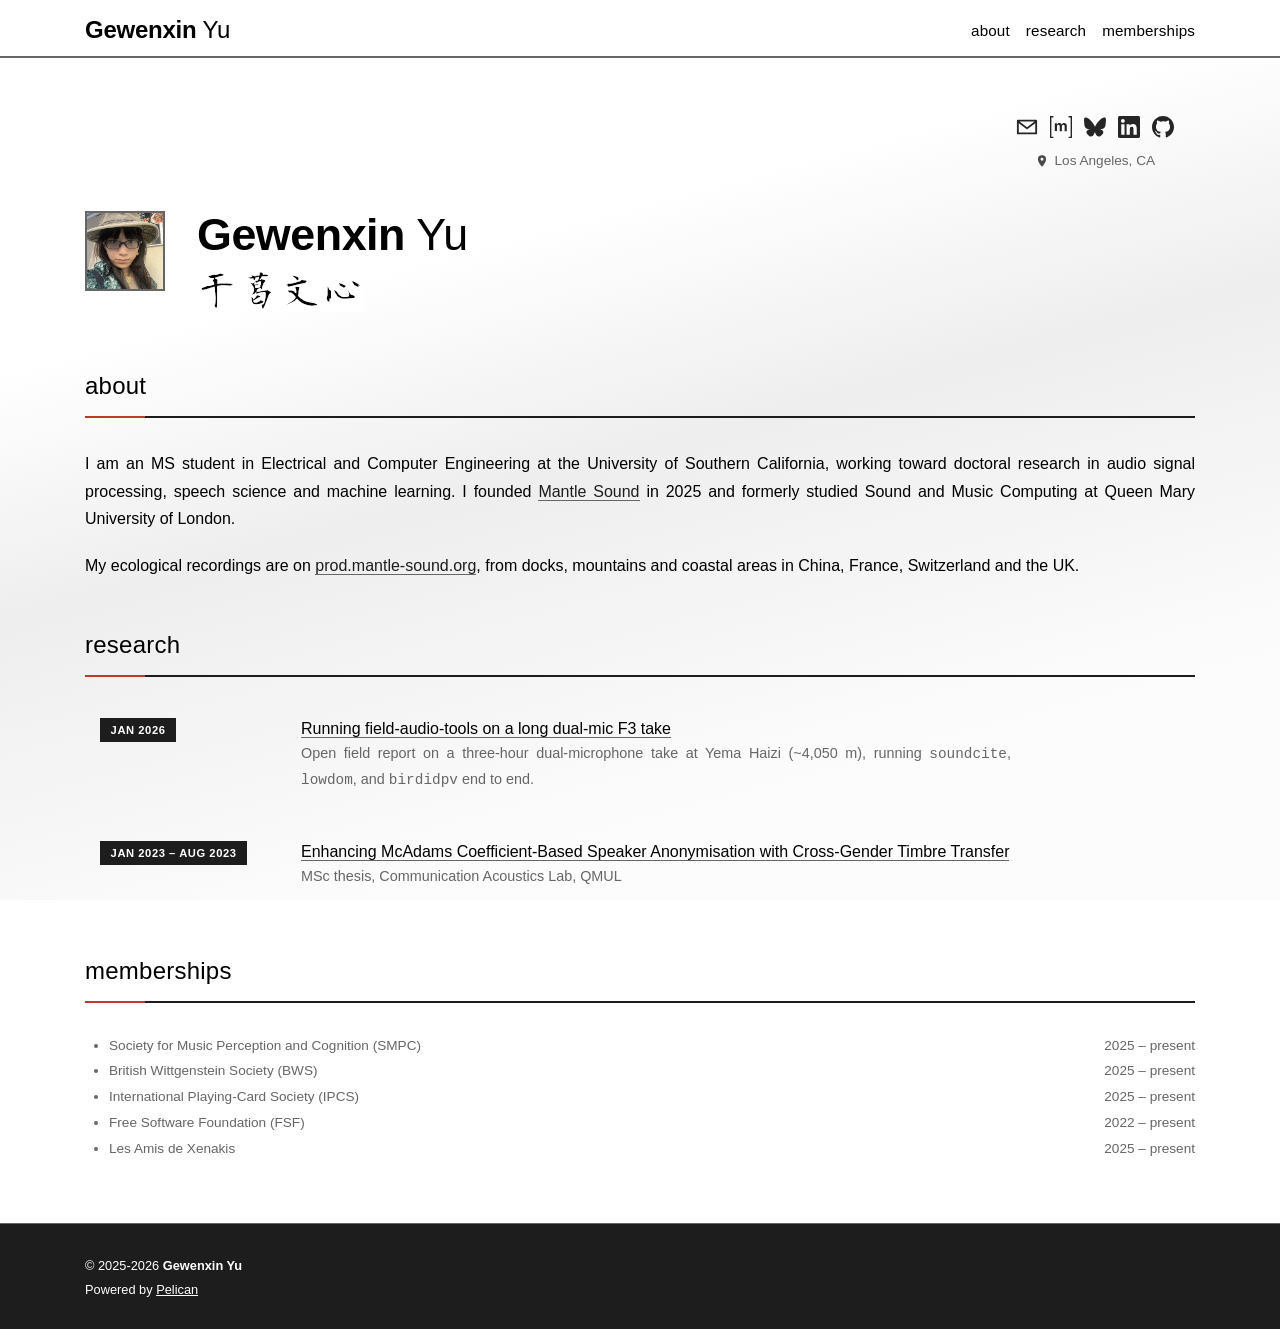
<file: index.html>
<!DOCTYPE html>
<html lang="en">
  <head>
    <meta charset="utf-8">
    <meta name="viewport" content="width=device-width, initial-scale=1, shrink-to-fit=no">
    <meta http-equiv="X-UA-Compatible" content="IE=edge">
    <title>Gewenxin Yu</title>
    <meta name="author" content="Gewenxin Yu">
    <meta name="description" content="Gewenxin Yu — M.S. ECE @ USC. Speech and audio ML, bioacoustics, neural codecs, and alpine field recording. Founder, Mantle Sound.">

    <meta property="og:site_name" content="Gewenxin Yu">
    <meta property="og:type" content="website">
    <meta property="og:title" content="Gewenxin Yu">
    <meta property="og:description" content="Gewenxin Yu — M.S. ECE @ USC. Speech and audio ML, bioacoustics, neural codecs, and alpine field recording. Founder, Mantle Sound.">
    <meta property="og:url" content="https://transcendental-electroacoustic.xyz/">

    <meta name="twitter:card" content="summary">
    <meta name="twitter:title" content="Gewenxin Yu">
    <meta name="twitter:description" content="Gewenxin Yu — M.S. ECE @ USC. Speech and audio ML, bioacoustics, neural codecs, and alpine field recording. Founder, Mantle Sound.">

    <link rel="icon" type="image/x-icon" href="/css/favicon.ico">
    <link rel="stylesheet" href="/css/style.css">
  </head>
  <body class="fixed-top-nav">
<header>
  <nav id="navbar" class="navbar">
    <div class="container">
      <a class="navbar-brand" href="https://transcendental-electroacoustic.xyz/">
        <span class="font-weight-bold">Gewenxin</span> Yu
      </a>

      <button class="navbar-toggler" type="button" onclick="toggleNavbar()" aria-label="Toggle navigation">
        <span class="icon-bar"></span>
        <span class="icon-bar"></span>
        <span class="icon-bar"></span>
      </button>

      <ul class="navbar-nav" id="navbarNav">
        <li class="nav-item"><a class="nav-link" href="https://transcendental-electroacoustic.xyz/#about">about</a></li>
        <li class="nav-item"><a class="nav-link" href="https://transcendental-electroacoustic.xyz/#research">research</a></li>
        <li class="nav-item"><a class="nav-link" href="https://transcendental-electroacoustic.xyz/#mem">memberships</a></li>
      </ul>
    </div>
  </nav>

  <progress id="progress" value="0">
    <span class="progress-bar"></span>
  </progress>
</header>
    <div class="container mt-5">
      <div class="post">
<div class="profile float-right">
  <div class="address">
    <div class="profile-links">
      <a href="mailto:gewenxin.yu@proton.me"   aria-label="Email">
        <img src="/css/email.svg" alt="Email" class="profile-icon">
      </a>
      <a href="https://matrix.to/#/@g.yu:magdeburg.jetzt" target="_blank" rel="noopener noreferrer" aria-label="Matrix">
        <img src="/css/matrix.svg" alt="Matrix" class="profile-icon">
      </a>
      <a href="https://bsky.app/profile/gewenxin.bsky.social" target="_blank" rel="noopener noreferrer" aria-label="Bluesky">
        <img src="/css/bluesky.svg" alt="Bluesky" class="profile-icon">
      </a>
      <a href="https://www.linkedin.com/in/gewenxin-yu/" target="_blank" rel="noopener noreferrer" aria-label="LinkedIn">
        <img src="/css/linkedin.svg" alt="LinkedIn" class="profile-icon">
      </a>
      <a href="https://github.com/ST-48-1240162" target="_blank" rel="noopener noreferrer" aria-label="GitHub">
        <img src="/css/github.svg" alt="GitHub" class="profile-icon">
      </a>
    </div>
    <p class="location"><img src="/css/location.svg" alt="" class="location-icon">Los Angeles, CA</p>
  </div>
</div>

<div class="hero-section">
  <div class="hero-content">
    <img src="/images/profile.jpg" alt="Gewenxin Yu" class="hero-photo">
    <div class="hero-text">
      <h1><span class="font-weight-bold">Gewenxin</span> Yu</h1>
      <img src="/images/full-name.png" alt="中文名" class="chinese-name">
      <p class="location location-hero"><img src="/css/location.svg" alt="" class="location-icon">Los Angeles, CA</p>
    </div>
  </div>
</div>

<h2><span id="about">about</span></h2>
<p>I am an MS student in Electrical and Computer Engineering at the University of Southern California, working toward doctoral research in audio signal processing, speech science and machine learning. I founded <a href="https://mantle-sound.org/">Mantle Sound</a> in 2025 and formerly studied Sound and Music Computing at Queen Mary University of London.</p>
<p>My ecological recordings are on <a href="https://prod.mantle-sound.org/" target="_blank" rel="noopener noreferrer">prod.mantle-sound.org</a>, from docks, mountains and coastal areas in China, France, Switzerland and the UK.</p>

<h2><span id="research">research</span></h2>
<div class="news">
  <div class="table-row">
    <div class="col-sm-2 abbr"><abbr class="badge">Jan 2026</abbr></div>
    <div class="col-sm-8">
      <a href="https://mantle-sound.org/software/running-field-audio-tools-on-a-long-f3-take/" class="title" target="_blank" rel="noopener noreferrer">Running field-audio-tools on a long dual-mic F3 take</a>
      <p class="description">Open field report on a three-hour dual-microphone take at Yema Haizi (~4,050 m), running <code>soundcite</code>, <code>lowdom</code>, and <code>birdidpv</code> end to end.</p>
      <div class="project-links">
      </div>
    </div>
  </div>
  <div class="table-row">
    <div class="col-sm-2 abbr"><abbr class="badge">Jan 2023 – Aug 2023</abbr></div>
    <div class="col-sm-8">
      <a href="/research/tt.html" class="title">Enhancing McAdams Coefficient-Based Speaker Anonymisation with Cross-Gender Timbre Transfer</a>
      <p class="description">MSc thesis, Communication Acoustics Lab, QMUL</p>
      <div class="project-links">
      </div>
    </div>
  </div>
</div>

<h2><span id="mem">memberships</span></h2>
<ul class="memberships-list">
  <li class="membership-item">Society for Music Perception and Cognition (SMPC)<span class="membership-dates">2025 – present</span></li>
  <li class="membership-item">British Wittgenstein Society (BWS)<span class="membership-dates">2025 – present</span></li>
  <li class="membership-item">International Playing-Card Society (IPCS)<span class="membership-dates">2025 – present</span></li>
  <li class="membership-item">Free Software Foundation (FSF)<span class="membership-dates">2022 – present</span></li>
  <li class="membership-item">Les Amis de Xenakis<span class="membership-dates">2025 – present</span></li>
</ul>
      </div>
    </div>

<footer class="site-footer">
  <div class="container">
    <div class="footer-content">
      <div class="footer-text">
        <p>&copy; 2025-2026 <strong>Gewenxin Yu</strong></p>
        <p>Powered by <a href="https://getpelican.com/" target="_blank" rel="noopener noreferrer">Pelican</a></p>
      </div>
    </div>
  </div>
</footer>    <script src="/js/common.js"></script>
  </body>
</html>
</file>
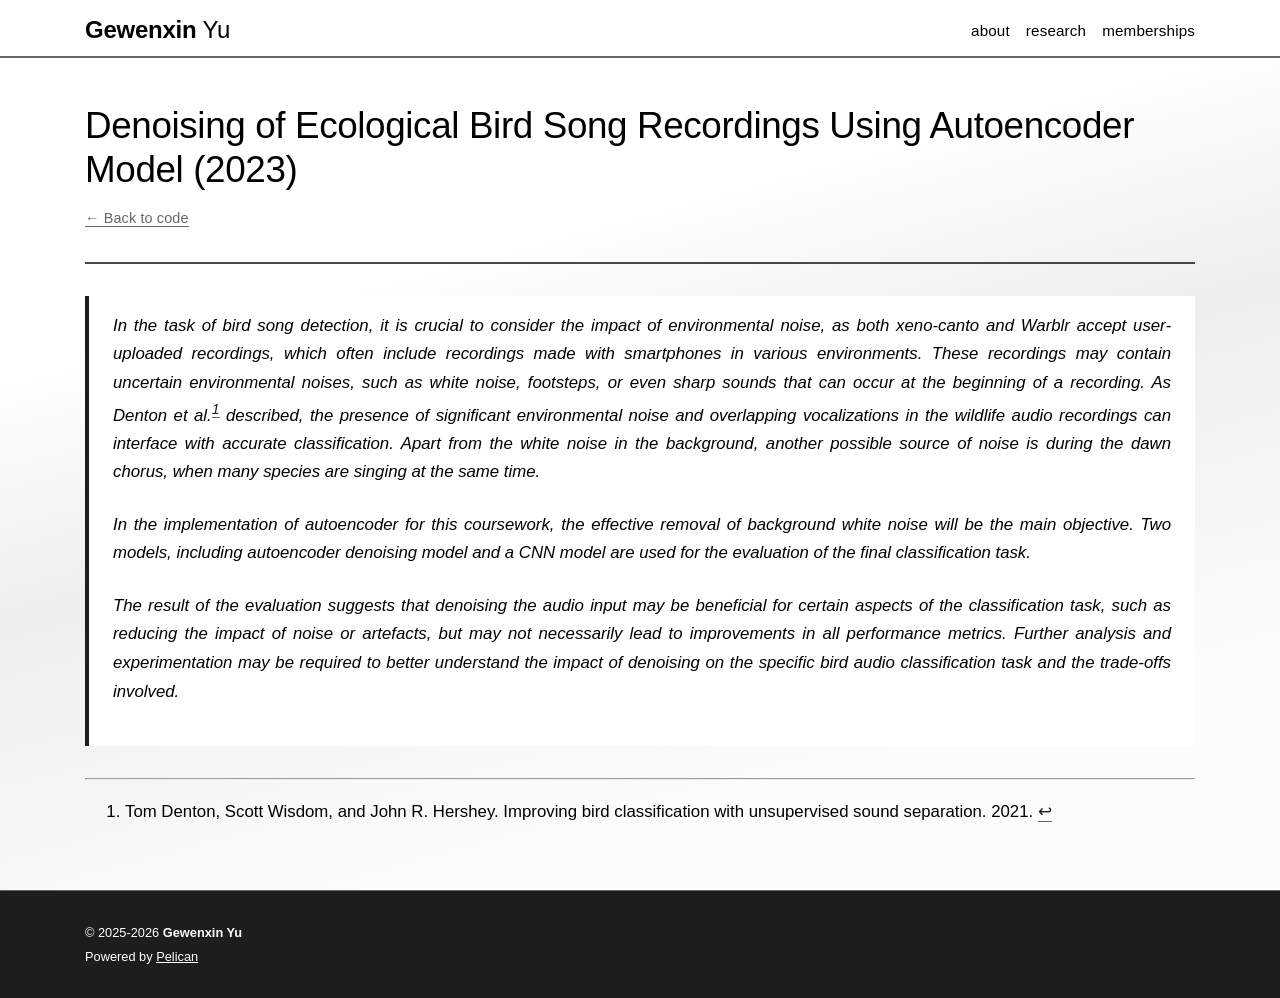
<file: code/denoising.html>
<!DOCTYPE html>
<html lang="en">
  <head>
    <meta charset="utf-8">
    <meta name="viewport" content="width=device-width, initial-scale=1, shrink-to-fit=no">
    <meta http-equiv="X-UA-Compatible" content="IE=edge">
    <title>Denoising of Ecological Bird Song Recordings Using Autoencoder Model (2023) | Gewenxin Yu</title>
    <meta name="author" content="Gewenxin Yu">
    <meta name="description" content="Academic research and electroacoustic music by Gewenxin Yu">

    <meta property="og:site_name" content="Gewenxin Yu">
    <meta property="og:type" content="article">
    <meta property="og:title" content="Denoising of Ecological Bird Song Recordings Using Autoencoder Model (2023) | Gewenxin Yu">
    <meta property="og:description" content="Academic research and electroacoustic music by Gewenxin Yu">
    <meta property="og:url" content="https://transcendental-electroacoustic.xyz/code/denoising.html">

    <meta name="twitter:card" content="summary">
    <meta name="twitter:title" content="Denoising of Ecological Bird Song Recordings Using Autoencoder Model (2023) | Gewenxin Yu">
    <meta name="twitter:description" content="Academic research and electroacoustic music by Gewenxin Yu">

    <link rel="icon" type="image/x-icon" href="/css/favicon.ico">
    <link rel="stylesheet" href="/css/style.css">
  </head>
  <body class="fixed-top-nav">
<header>
  <nav id="navbar" class="navbar">
    <div class="container">
      <a class="navbar-brand" href="https://transcendental-electroacoustic.xyz/">
        <span class="font-weight-bold">Gewenxin</span> Yu
      </a>

      <button class="navbar-toggler" type="button" onclick="toggleNavbar()" aria-label="Toggle navigation">
        <span class="icon-bar"></span>
        <span class="icon-bar"></span>
        <span class="icon-bar"></span>
      </button>

      <ul class="navbar-nav" id="navbarNav">
        <li class="nav-item"><a class="nav-link" href="https://transcendental-electroacoustic.xyz/#about">about</a></li>
        <li class="nav-item"><a class="nav-link" href="https://transcendental-electroacoustic.xyz/#research">research</a></li>
        <li class="nav-item"><a class="nav-link" href="https://transcendental-electroacoustic.xyz/#mem">memberships</a></li>
      </ul>
    </div>
  </nav>

  <progress id="progress" value="0">
    <span class="progress-bar"></span>
  </progress>
</header>
    <div class="container mt-5">
      <div class="post">
<header class="post-header">
  <h1 class="post-title">
    Denoising of Ecological Bird Song Recordings Using Autoencoder Model (2023)
  </h1>
</header>

<div class="post-meta">
  <div class="project-links">
  </div>
  <nav class="post-nav">
    <a href="/#code" class="back-link">← Back to code</a>
  </nav>
</div>
<hr class="post-divider">

<article class="post-content">
  <blockquote>
<p>In the task of bird song detection, it is crucial to consider the impact of environmental noise, as both xeno-canto and Warblr accept user-uploaded recordings, which often include recordings made with smartphones in various environments. These recordings may contain uncertain environmental noises, such as white noise, footsteps, or even sharp sounds that can occur at the beginning of a recording. As Denton et al.<sup id="fnref:1"><a class="footnote-ref" href="#fn:1">1</a></sup> described, the presence of significant environmental noise and overlapping vocalizations in the wildlife audio recordings can interface with accurate classification. Apart from the white noise in the background, another possible source of noise is during the dawn chorus, when many species are singing at the same time.</p>
<p>In the implementation of autoencoder for this coursework, the effective removal of background white noise will be the main objective. Two models, including autoencoder denoising model and a CNN model are used for the evaluation of the final classification task. </p>
<p>The result of the evaluation suggests that denoising the audio input may be beneficial for certain aspects of the classification task, such as reducing the impact of noise or artefacts, but may not necessarily lead to improvements in all performance metrics. Further analysis and experimentation may be required to better understand the impact of denoising on the specific bird audio classification task and the trade-offs involved.</p>
</blockquote>
<div class="footnote">
<hr>
<ol>
<li id="fn:1">
<p>Tom Denton, Scott Wisdom, and John R. Hershey. Improving bird classification with unsupervised sound separation. 2021.&#160;<a class="footnote-backref" href="#fnref:1" title="Jump back to footnote 1 in the text">&#8617;</a></p>
</li>
</ol>
</div>
</article>
      </div>
    </div>

<footer class="site-footer">
  <div class="container">
    <div class="footer-content">
      <div class="footer-text">
        <p>&copy; 2025-2026 <strong>Gewenxin Yu</strong></p>
        <p>Powered by <a href="https://getpelican.com/" target="_blank" rel="noopener noreferrer">Pelican</a></p>
      </div>
    </div>
  </div>
</footer>    <script src="/js/common.js"></script>
  </body>
</html>
</file>
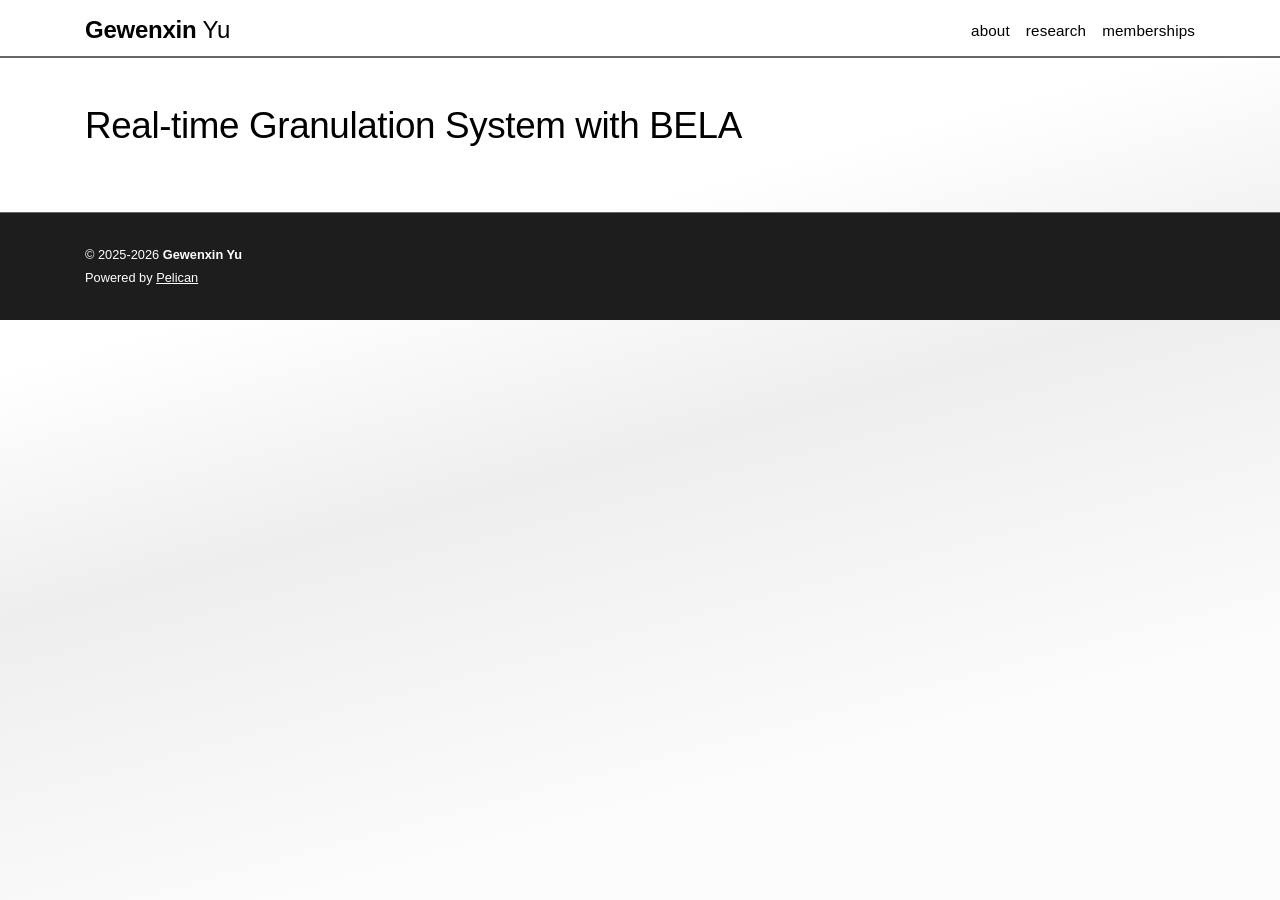
<file: code/granular.html>
<!DOCTYPE html>
<html lang="en">
  <head>
    <meta charset="utf-8">
    <meta name="viewport" content="width=device-width, initial-scale=1, shrink-to-fit=no">
    <meta http-equiv="X-UA-Compatible" content="IE=edge">
    <title>Real-time Granulation System with BELA | Gewenxin Yu</title>
    <meta name="author" content="Gewenxin Yu">
    <meta name="description" content="Academic research and electroacoustic music by Gewenxin Yu">

    <meta property="og:site_name" content="Gewenxin Yu">
    <meta property="og:type" content="article">
    <meta property="og:title" content="Real-time Granulation System with BELA | Gewenxin Yu">
    <meta property="og:description" content="Academic research and electroacoustic music by Gewenxin Yu">
    <meta property="og:url" content="https://transcendental-electroacoustic.xyz/code/granular.html">

    <meta name="twitter:card" content="summary">
    <meta name="twitter:title" content="Real-time Granulation System with BELA | Gewenxin Yu">
    <meta name="twitter:description" content="Academic research and electroacoustic music by Gewenxin Yu">

    <link rel="icon" type="image/x-icon" href="/css/favicon.ico">
    <link rel="stylesheet" href="/css/style.css">
  </head>
  <body class="fixed-top-nav">
<header>
  <nav id="navbar" class="navbar">
    <div class="container">
      <a class="navbar-brand" href="https://transcendental-electroacoustic.xyz/">
        <span class="font-weight-bold">Gewenxin</span> Yu
      </a>

      <button class="navbar-toggler" type="button" onclick="toggleNavbar()" aria-label="Toggle navigation">
        <span class="icon-bar"></span>
        <span class="icon-bar"></span>
        <span class="icon-bar"></span>
      </button>

      <ul class="navbar-nav" id="navbarNav">
        <li class="nav-item"><a class="nav-link" href="https://transcendental-electroacoustic.xyz/#about">about</a></li>
        <li class="nav-item"><a class="nav-link" href="https://transcendental-electroacoustic.xyz/#research">research</a></li>
        <li class="nav-item"><a class="nav-link" href="https://transcendental-electroacoustic.xyz/#mem">memberships</a></li>
      </ul>
    </div>
  </nav>

  <progress id="progress" value="0">
    <span class="progress-bar"></span>
  </progress>
</header>
    <div class="container mt-5">
      <div class="post">
<header class="post-header">
  <h1 class="post-title">
    Real-time Granulation System with BELA
  </h1>
</header>


<article class="post-content">
  
</article>
      </div>
    </div>

<footer class="site-footer">
  <div class="container">
    <div class="footer-content">
      <div class="footer-text">
        <p>&copy; 2025-2026 <strong>Gewenxin Yu</strong></p>
        <p>Powered by <a href="https://getpelican.com/" target="_blank" rel="noopener noreferrer">Pelican</a></p>
      </div>
    </div>
  </div>
</footer>    <script src="/js/common.js"></script>
  </body>
</html>
</file>
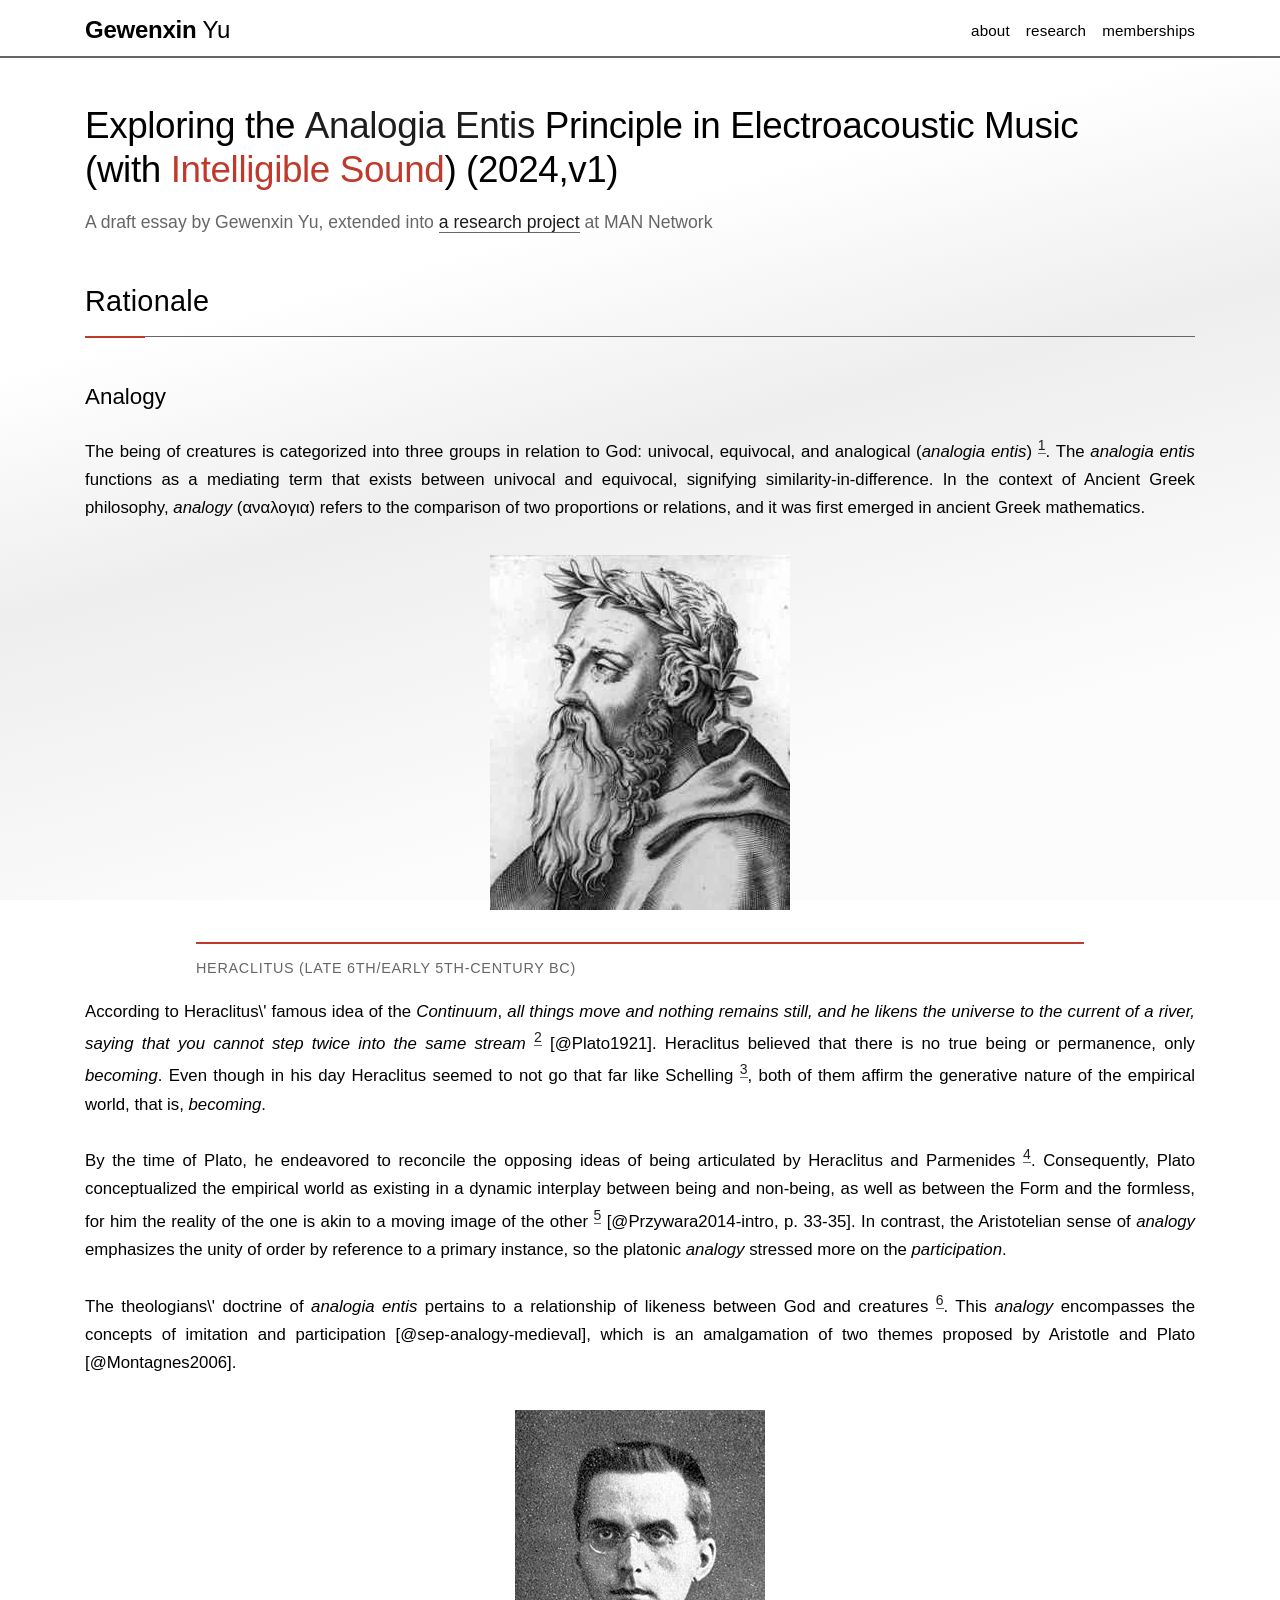
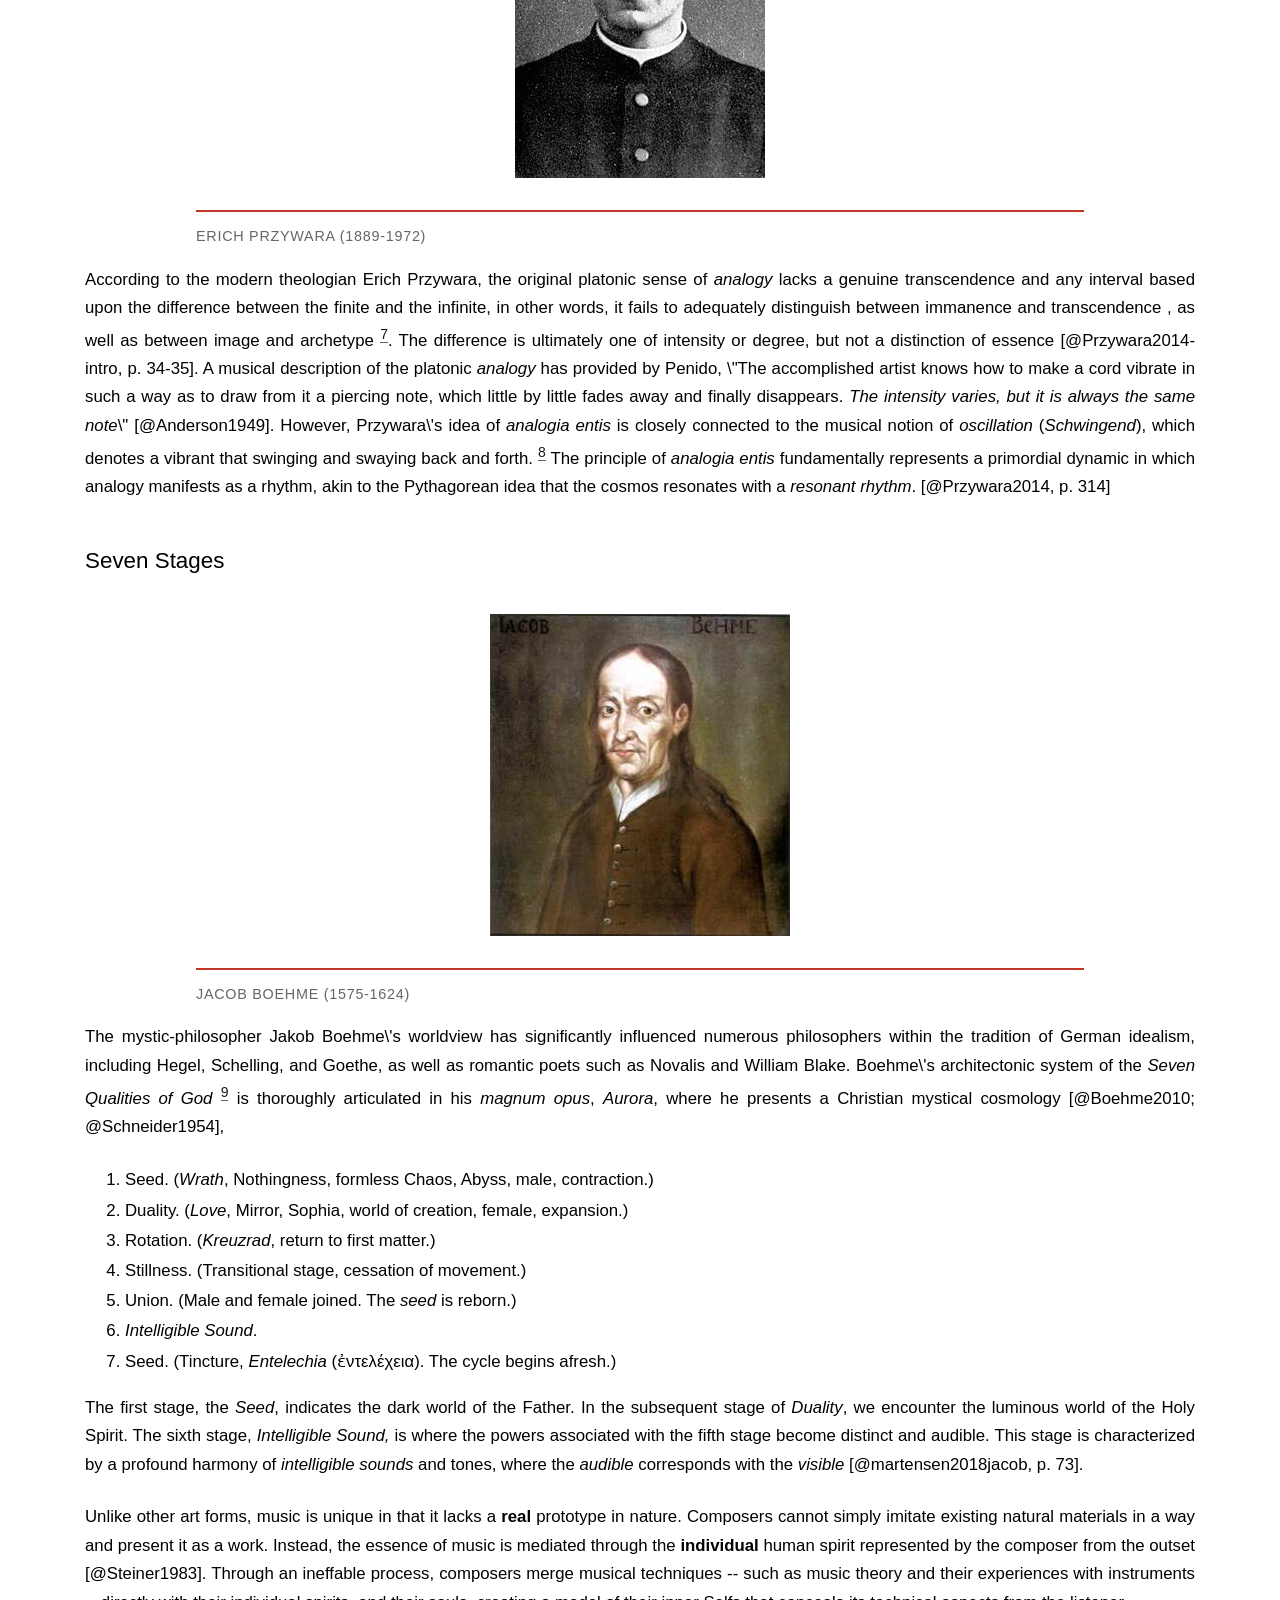
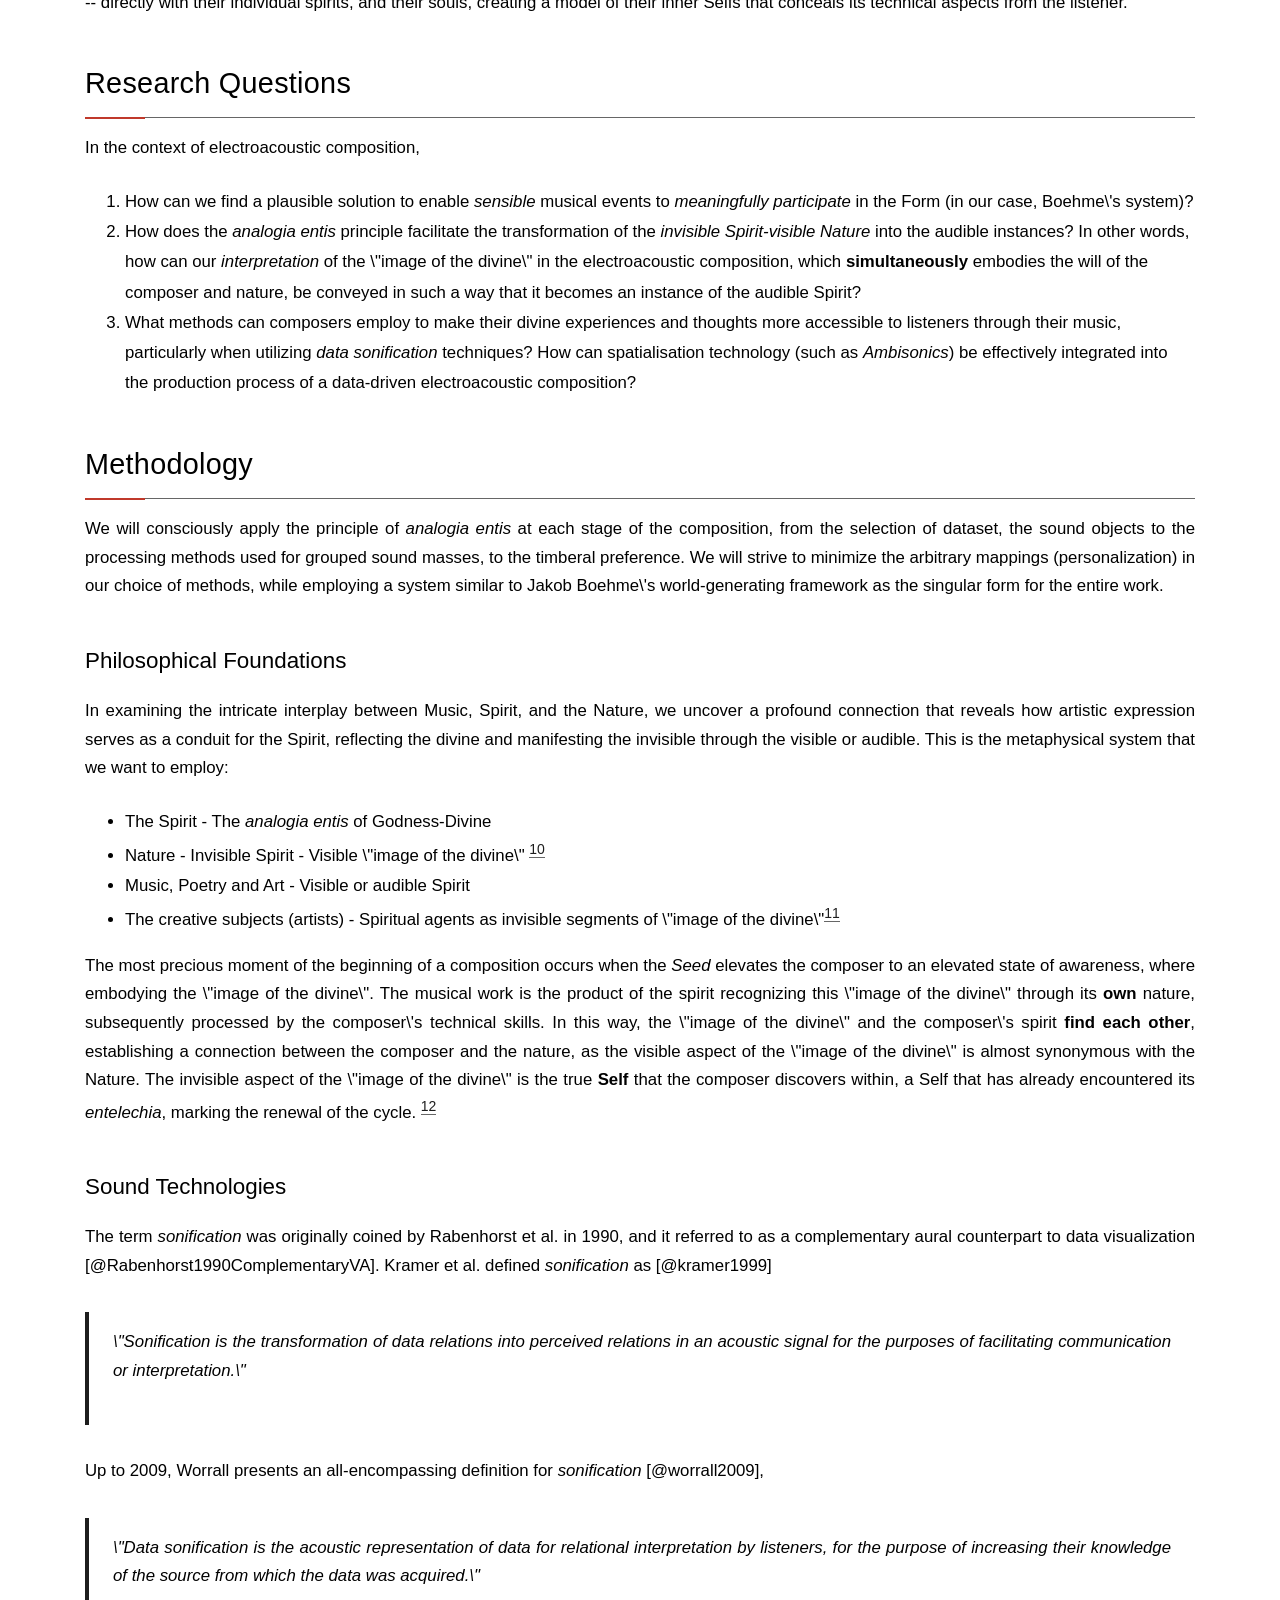
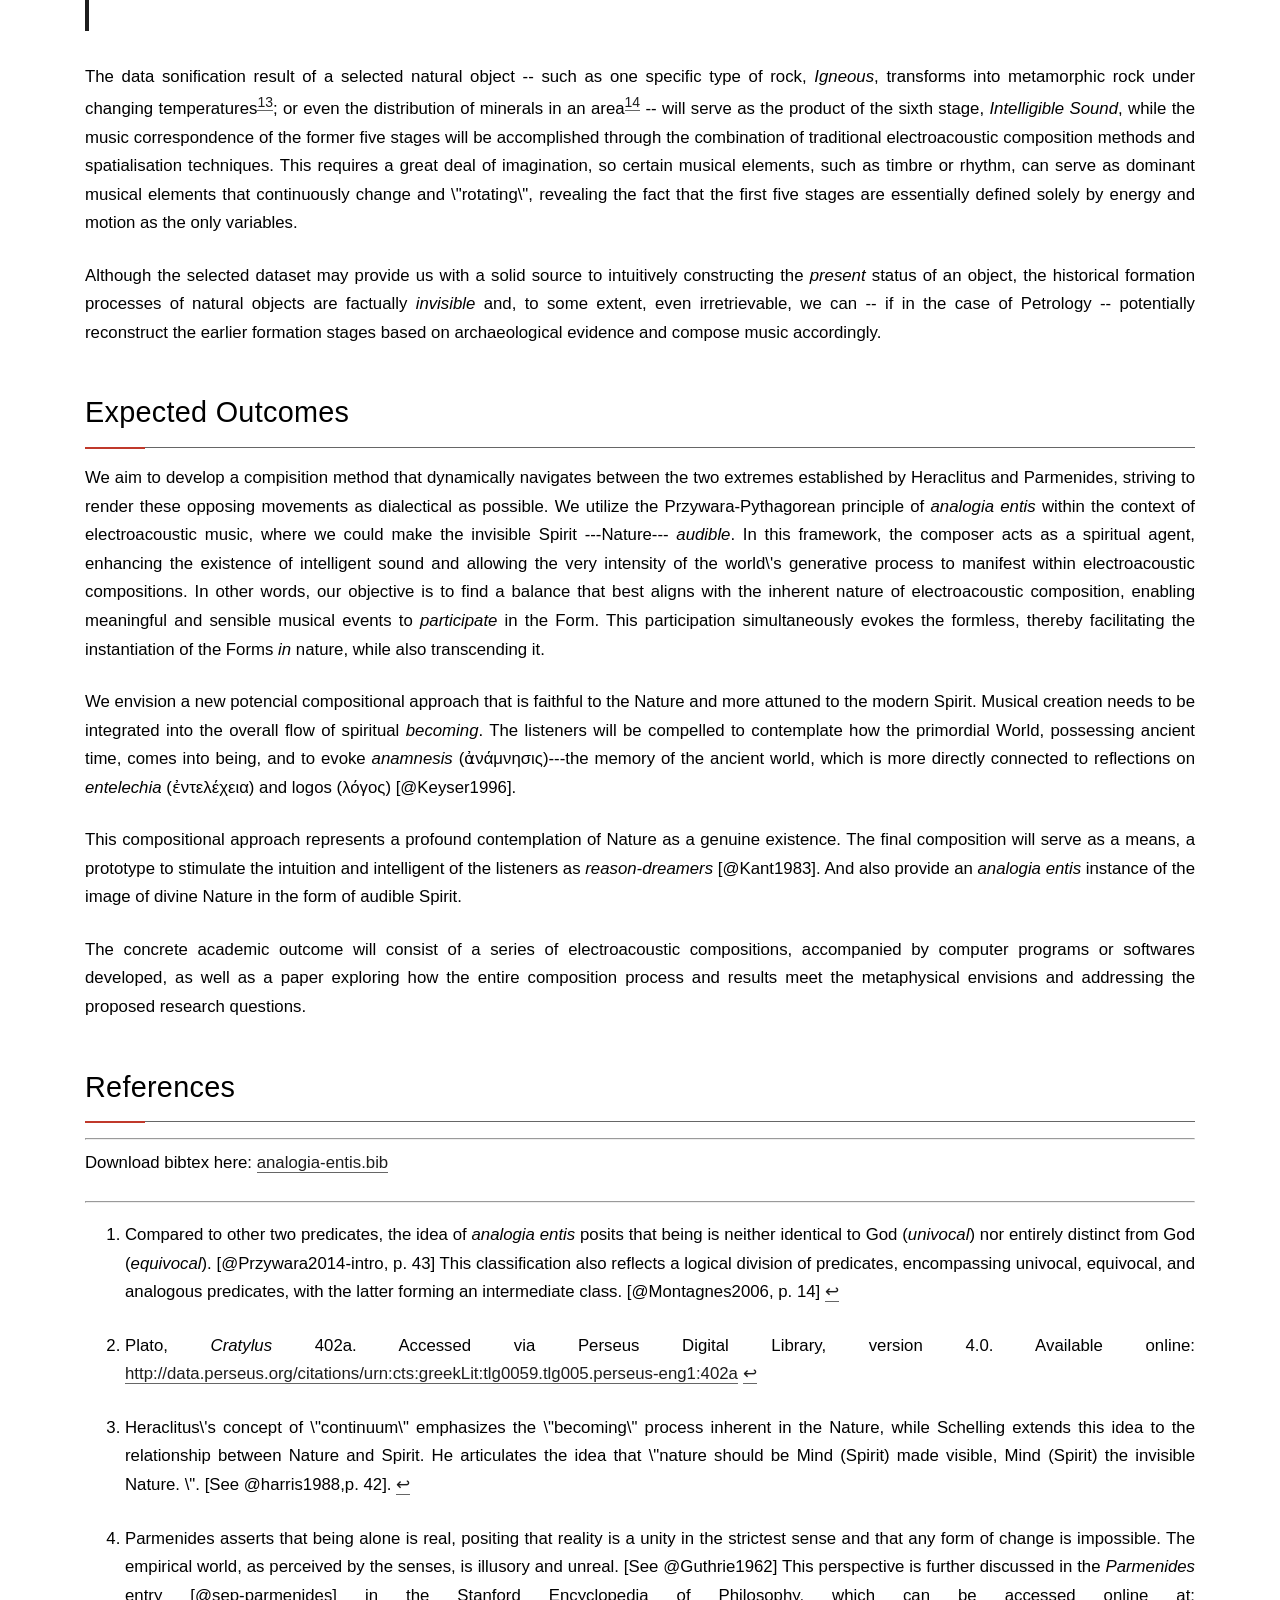
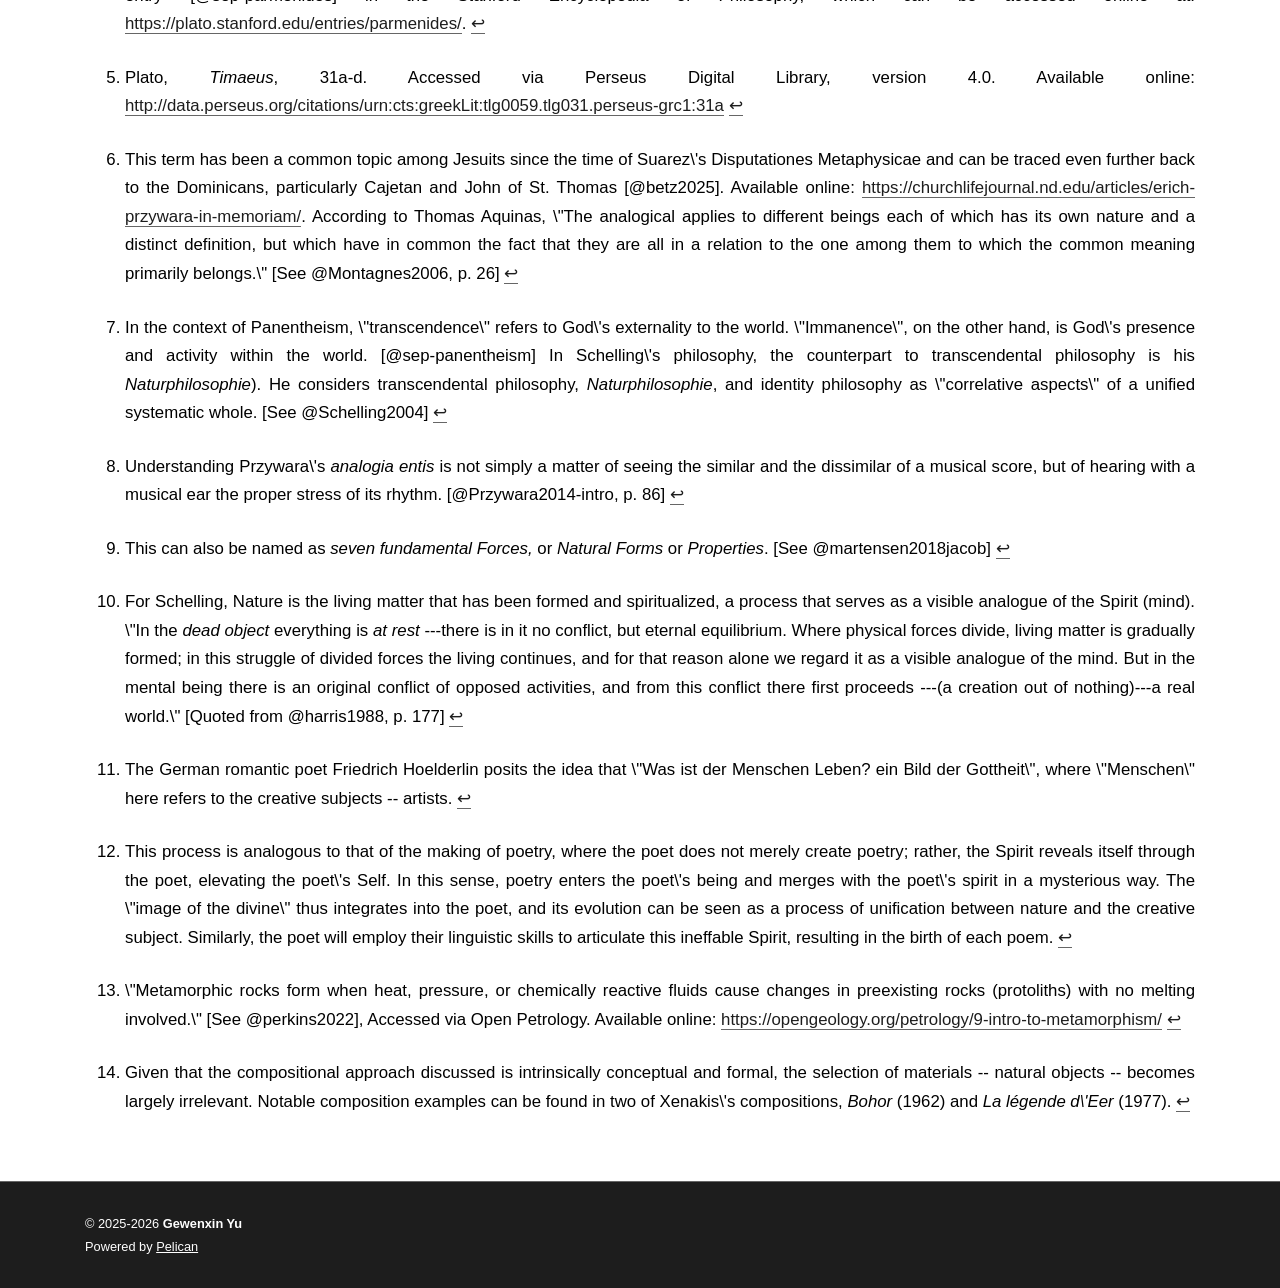
<file: posts/analogia-entis.html>
<!DOCTYPE html>
<html lang="en">
  <head>
    <meta charset="utf-8">
    <meta name="viewport" content="width=device-width, initial-scale=1, shrink-to-fit=no">
    <meta http-equiv="X-UA-Compatible" content="IE=edge">
    <title>Exploring the Analogia Entis Principle in Electroacoustic Music (with Intelligible Sound) (2024,v1) | Gewenxin Yu</title>
    <meta name="author" content="Gewenxin Yu">
    <meta name="description" content="A draft essay by Gewenxin Yu, extended into a research project at MAN Network">

    <meta property="og:site_name" content="Gewenxin Yu">
    <meta property="og:type" content="article">
    <meta property="og:title" content="Exploring the Analogia Entis Principle in Electroacoustic Music (with Intelligible Sound) (2024,v1) | Gewenxin Yu">
    <meta property="og:description" content="A draft essay by Gewenxin Yu, extended into a research project at MAN Network">
    <meta property="og:url" content="https://transcendental-electroacoustic.xyz/posts/analogia-entis.html">

    <meta name="twitter:card" content="summary">
    <meta name="twitter:title" content="Exploring the Analogia Entis Principle in Electroacoustic Music (with Intelligible Sound) (2024,v1) | Gewenxin Yu">
    <meta name="twitter:description" content="A draft essay by Gewenxin Yu, extended into a research project at MAN Network">

    <link rel="icon" type="image/x-icon" href="/css/favicon.ico">
    <link rel="stylesheet" href="/css/style.css">
  </head>
  <body class="fixed-top-nav">
<header>
  <nav id="navbar" class="navbar">
    <div class="container">
      <a class="navbar-brand" href="https://transcendental-electroacoustic.xyz/">
        <span class="font-weight-bold">Gewenxin</span> Yu
      </a>

      <button class="navbar-toggler" type="button" onclick="toggleNavbar()" aria-label="Toggle navigation">
        <span class="icon-bar"></span>
        <span class="icon-bar"></span>
        <span class="icon-bar"></span>
      </button>

      <ul class="navbar-nav" id="navbarNav">
        <li class="nav-item"><a class="nav-link" href="https://transcendental-electroacoustic.xyz/#about">about</a></li>
        <li class="nav-item"><a class="nav-link" href="https://transcendental-electroacoustic.xyz/#research">research</a></li>
        <li class="nav-item"><a class="nav-link" href="https://transcendental-electroacoustic.xyz/#mem">memberships</a></li>
      </ul>
    </div>
  </nav>

  <progress id="progress" value="0">
    <span class="progress-bar"></span>
  </progress>
</header>
    <div class="container mt-5">
      <div class="post">
<header class="post-header">
  <h1 class="post-title">
    Exploring the <span class="concept-primary">Analogia Entis</span> Principle in Electroacoustic Music <br>(with <span class="concept-secondary">Intelligible Sound</span>) (2024,v1)
  </h1>
<p class="post-description">A draft essay by Gewenxin Yu, extended into <a href='https://mantle-sound.org/research/#as/'>a research project</a> at  MAN Network</p></header>


<article class="post-content">
  <h2>Rationale</h2>
<h3>Analogy</h3>
<p>The being of creatures is categorized into three groups in relation to
God: univocal, equivocal, and analogical (<em>analogia entis</em>) <sup id="fnref:1"><a class="footnote-ref" href="#fn:1">1</a></sup>. The
<em>analogia entis</em> functions as a mediating term that exists between
univocal and equivocal, signifying similarity-in-difference. In the
context of Ancient Greek philosophy, <em>analogy</em> (αναλογια) refers to the
comparison of two proportions or relations, and it was first emerged in
ancient Greek mathematics.</p>
<p><img alt="" src="./img/heraclitus.jpg"></p>
<figcaption>Heraclitus (late 6th/early 5th-century BC)</figcaption>

<p>According to Heraclitus\' famous idea of the <em>Continuum</em>, <em>all things
move and nothing remains still, and he likens the universe to the
current of a river, saying that you cannot step twice into the same
stream</em> <sup id="fnref:2"><a class="footnote-ref" href="#fn:2">2</a></sup> [@Plato1921]. Heraclitus believed that there is no true
being or permanence, only <em>becoming</em>. Even though in his day Heraclitus
seemed to not go that far like Schelling <sup id="fnref:3"><a class="footnote-ref" href="#fn:3">3</a></sup>, both of them affirm the
generative nature of the empirical world, that is, <em>becoming</em>.</p>
<p>By the time of Plato, he endeavored to reconcile the opposing ideas of
being articulated by Heraclitus and Parmenides <sup id="fnref:4"><a class="footnote-ref" href="#fn:4">4</a></sup>. Consequently, Plato
conceptualized the empirical world as existing in a dynamic interplay
between being and non-being, as well as between the Form and the
formless, for him the reality of the one is akin to a moving image of
the other <sup id="fnref:5"><a class="footnote-ref" href="#fn:5">5</a></sup> [@Przywara2014-intro, p. 33-35]. In contrast, the
Aristotelian sense of <em>analogy</em> emphasizes the unity of order by
reference to a primary instance, so the platonic <em>analogy</em> stressed more
on the <em>participation</em>.</p>
<p>The theologians\' doctrine of <em>analogia entis</em> pertains to a
relationship of likeness between God and creatures <sup id="fnref:6"><a class="footnote-ref" href="#fn:6">6</a></sup>. This <em>analogy</em>
encompasses the concepts of imitation and participation
[@sep-analogy-medieval], which is an amalgamation of two themes proposed
by Aristotle and Plato [@Montagnes2006].</p>
<p><img alt="" src="./img/Erich_Przywara.jpg"></p>
<figcaption>Erich Przywara (1889-1972)</figcaption>

<p>According to the modern theologian Erich Przywara, the original platonic
sense of <em>analogy</em> lacks a genuine transcendence and any interval based
upon the difference between the finite and the infinite, in other words,
it fails to adequately distinguish between immanence and transcendence ,
as well as between image and archetype <sup id="fnref:7"><a class="footnote-ref" href="#fn:7">7</a></sup>. The difference is
ultimately one of intensity or degree, but not a distinction of essence
[@Przywara2014-intro, p. 34-35]. A musical description of the platonic
<em>analogy</em> has provided by Penido, \"The accomplished artist knows how to
make a cord vibrate in such a way as to draw from it a piercing note,
which little by little fades away and finally disappears. <em>The intensity
varies, but it is always the same note</em>\" [@Anderson1949]. However,
Przywara\'s idea of <em>analogia entis</em> is closely connected to the musical
notion of <em>oscillation</em> (<em>Schwingend</em>), which denotes a vibrant that
swinging and swaying back and forth. <sup id="fnref:8"><a class="footnote-ref" href="#fn:8">8</a></sup> The principle of <em>analogia
entis</em> fundamentally represents a primordial dynamic in which analogy
manifests as a rhythm, akin to the Pythagorean idea that the cosmos
resonates with a <em>resonant rhythm</em>. [@Przywara2014, p. 314]</p>
<h3>Seven Stages</h3>
<p><img alt="" src="./img/jacob-boehme.jpg"></p>
<figcaption>Jacob Boehme (1575-1624)</figcaption>

<p>The mystic-philosopher Jakob Boehme\'s worldview has significantly
influenced numerous philosophers within the tradition of German
idealism, including Hegel, Schelling, and Goethe, as well as romantic
poets such as Novalis and William Blake. Boehme\'s architectonic system
of the <em>Seven Qualities of God</em> <sup id="fnref:9"><a class="footnote-ref" href="#fn:9">9</a></sup> is thoroughly articulated in his
<em>magnum opus</em>, <em>Aurora</em>, where he presents a Christian mystical
cosmology [@Boehme2010; @Schneider1954],</p>
<ol>
<li>Seed. (<em>Wrath</em>, Nothingness, formless Chaos, Abyss, male,
    contraction.)</li>
<li>Duality. (<em>Love</em>, Mirror, Sophia, world of creation, female,
    expansion.)</li>
<li>Rotation. (<em>Kreuzrad</em>, return to first matter.)</li>
<li>Stillness. (Transitional stage, cessation of movement.)</li>
<li>Union. (Male and female joined. The <em>seed</em> is reborn.)</li>
<li><em>Intelligible Sound</em>.</li>
<li>Seed. (Tincture, <em>Entelechia</em> (ἐντελέχεια). The cycle begins
    afresh.)</li>
</ol>
<p>The first stage, the <em>Seed</em>, indicates the dark world of the Father. In
the subsequent stage of <em>Duality</em>, we encounter the luminous world of
the Holy Spirit. The sixth stage, <em>Intelligible Sound,</em> is where the
powers associated with the fifth stage become distinct and audible. This
stage is characterized by a profound harmony of <em>intelligible sounds</em>
and tones, where the <em>audible</em> corresponds with the <em>visible</em>
[@martensen2018jacob, p. 73].</p>
<p>Unlike other art forms, music is unique in that it lacks a <strong>real</strong>
prototype in nature. Composers cannot simply imitate existing natural
materials in a way and present it as a work. Instead, the essence of
music is mediated through the <strong>individual</strong> human spirit represented by
the composer from the outset [@Steiner1983]. Through an ineffable
process, composers merge musical techniques -- such as music theory and
their experiences with instruments -- directly with their individual
spirits, and their souls, creating a model of their inner Selfs that
conceals its technical aspects from the listener.</p>
<h2>Research Questions</h2>
<p>In the context of electroacoustic composition,</p>
<ol>
<li>How can we find a plausible solution to enable <em>sensible</em> musical
    events to <em>meaningfully participate</em> in the Form (in our case,
    Boehme\'s system)?</li>
<li>How does the <em>analogia entis</em> principle facilitate the
    transformation of the <em>invisible Spirit-visible Nature</em> into the
    audible instances? In other words, how can our <em>interpretation</em> of
    the \"image of the divine\" in the electroacoustic composition,
    which <strong>simultaneously</strong> embodies the will of the composer and
    nature, be conveyed in such a way that it becomes an instance of the
    audible Spirit?</li>
<li>What methods can composers employ to make their divine experiences
    and thoughts more accessible to listeners through their music,
    particularly when utilizing <em>data sonification</em> techniques? How can
    spatialisation technology (such as <em>Ambisonics</em>) be effectively
    integrated into the production process of a data-driven
    electroacoustic composition?</li>
</ol>
<h2>Methodology</h2>
<p>We will consciously apply the principle of <em>analogia entis</em> at each
stage of the composition, from the selection of dataset, the sound
objects to the processing methods used for grouped sound masses, to the
timberal preference. We will strive to minimize the arbitrary mappings
(personalization) in our choice of methods, while employing a system
similar to Jakob Boehme\'s world-generating framework as the singular
form for the entire work.</p>
<h3>Philosophical Foundations</h3>
<p>In examining the intricate interplay between Music, Spirit, and the
Nature, we uncover a profound connection that reveals how artistic
expression serves as a conduit for the Spirit, reflecting the divine and
manifesting the invisible through the visible or audible. This is the
metaphysical system that we want to employ:</p>
<ul>
<li>The Spirit - The <em>analogia entis</em> of Godness-Divine</li>
<li>Nature - Invisible Spirit - Visible \"image of the divine\" <sup id="fnref:10"><a class="footnote-ref" href="#fn:10">10</a></sup></li>
<li>Music, Poetry and Art - Visible or audible Spirit</li>
<li>The creative subjects (artists) - Spiritual agents as invisible
    segments of \"image of the divine\"<sup id="fnref:11"><a class="footnote-ref" href="#fn:11">11</a></sup></li>
</ul>
<p>The most precious moment of the beginning of a composition occurs when
the <em>Seed</em> elevates the composer to an elevated state of awareness,
where embodying the \"image of the divine\". The musical work is the
product of the spirit recognizing this \"image of the divine\" through
its <strong>own</strong> nature, subsequently processed by the composer\'s technical
skills. In this way, the \"image of the divine\" and the composer\'s
spirit <strong>find each other</strong>, establishing a connection between the
composer and the nature, as the visible aspect of the \"image of the
divine\" is almost synonymous with the Nature. The invisible aspect of
the \"image of the divine\" is the true <strong>Self</strong> that the composer
discovers within, a Self that has already encountered its <em>entelechia</em>,
marking the renewal of the cycle. <sup id="fnref:12"><a class="footnote-ref" href="#fn:12">12</a></sup></p>
<h3>Sound Technologies</h3>
<p>The term <em>sonification</em> was originally coined by Rabenhorst et al. in
1990, and it referred to as a complementary aural counterpart to data
visualization [@Rabenhorst1990ComplementaryVA]. Kramer et al. defined
<em>sonification</em> as [@kramer1999]</p>
<blockquote>
<p>\"Sonification is the transformation of data relations into perceived
relations in an acoustic signal for the purposes of facilitating
communication or interpretation.\"</p>
</blockquote>
<p>Up to 2009, Worrall presents an all-encompassing definition for
<em>sonification</em> [@worrall2009],</p>
<blockquote>
<p>\"Data sonification is the acoustic representation of data for
relational interpretation by listeners, for the purpose of increasing
their knowledge of the source from which the data was acquired.\"</p>
</blockquote>
<p>The data sonification result of a selected natural object -- such as one
specific type of rock, <em>Igneous</em>, transforms into metamorphic rock under
changing temperatures<sup id="fnref:13"><a class="footnote-ref" href="#fn:13">13</a></sup>; or even the distribution of minerals in an
area<sup id="fnref:14"><a class="footnote-ref" href="#fn:14">14</a></sup> -- will serve as the product of the sixth stage, <em>Intelligible
Sound</em>, while the music correspondence of the former five stages will be
accomplished through the combination of traditional electroacoustic
composition methods and spatialisation techniques. This requires a great
deal of imagination, so certain musical elements, such as timbre or
rhythm, can serve as dominant musical elements that continuously change
and \"rotating\", revealing the fact that the first five stages are
essentially defined solely by energy and motion as the only variables.</p>
<p>Although the selected dataset may provide us with a solid source to
intuitively constructing the <em>present</em> status of an object, the
historical formation processes of natural objects are factually
<em>invisible</em> and, to some extent, even irretrievable, we can -- if in the
case of Petrology -- potentially reconstruct the earlier formation
stages based on archaeological evidence and compose music accordingly.</p>
<h2>Expected Outcomes</h2>
<p>We aim to develop a compisition method that dynamically navigates
between the two extremes established by Heraclitus and Parmenides,
striving to render these opposing movements as dialectical as possible.
We utilize the Przywara-Pythagorean principle of <em>analogia entis</em> within
the context of electroacoustic music, where we could make the invisible
Spirit ---Nature--- <em>audible</em>. In this framework, the composer acts as a
spiritual agent, enhancing the existence of intelligent sound and
allowing the very intensity of the world\'s generative process to
manifest within electroacoustic compositions. In other words, our
objective is to find a balance that best aligns with the inherent nature
of electroacoustic composition, enabling meaningful and sensible musical
events to <em>participate</em> in the Form. This participation simultaneously
evokes the formless, thereby facilitating the instantiation of the Forms
<em>in</em> nature, while also transcending it.</p>
<p>We envision a new potencial compositional approach that is faithful to
the Nature and more attuned to the modern Spirit. Musical creation needs
to be integrated into the overall flow of spiritual <em>becoming</em>. The
listeners will be compelled to contemplate how the primordial World,
possessing ancient time, comes into being, and to evoke <em>anamnesis</em>
(ἀνάμνησις)---the memory of the ancient world, which is more directly
connected to reflections on <em>entelechia</em> (ἐντελέχεια) and logos (λόγος)
[@Keyser1996].</p>
<p>This compositional approach represents a profound contemplation of
Nature as a genuine existence. The final composition will serve as a
means, a prototype to stimulate the intuition and intelligent of the
listeners as <em>reason-dreamers</em> [@Kant1983]. And also provide an
<em>analogia entis</em> instance of the image of divine Nature in the form of
audible Spirit.</p>
<p>The concrete academic outcome will consist of a series of
electroacoustic compositions, accompanied by computer programs or
softwares developed, as well as a paper exploring how the entire
composition process and results meet the metaphysical envisions and
addressing the proposed research questions.</p>
<h2>References</h2>
<hr>
<p>Download bibtex here: <a href="analogia-entis.bib">analogia-entis.bib</a></p>
<div class="footnote">
<hr>
<ol>
<li id="fn:1">
<p>Compared to other two predicates, the idea of <em>analogia entis</em>
posits that being is neither identical to God (<em>univocal</em>) nor
entirely distinct from God (<em>equivocal</em>). [@Przywara2014-intro, p.
43] This classification also reflects a logical division of
predicates, encompassing univocal, equivocal, and analogous
predicates, with the latter forming an intermediate class.
[@Montagnes2006, p. 14]&#160;<a class="footnote-backref" href="#fnref:1" title="Jump back to footnote 1 in the text">&#8617;</a></p>
</li>
<li id="fn:2">
<p>Plato, <em>Cratylus</em> 402a. Accessed via Perseus Digital Library,
version 4.0. Available online:
<a href="http://data.perseus.org/citations/urn:cts:greekLit:tlg0059.tlg005.perseus-eng1:402a">http://data.perseus.org/citations/urn:cts:greekLit:tlg0059.tlg005.perseus-eng1:402a</a>&#160;<a class="footnote-backref" href="#fnref:2" title="Jump back to footnote 2 in the text">&#8617;</a></p>
</li>
<li id="fn:3">
<p>Heraclitus\'s concept of \"continuum\" emphasizes the \"becoming\"
process inherent in the Nature, while Schelling extends this idea to
the relationship between Nature and Spirit. He articulates the idea
that \"nature should be Mind (Spirit) made visible, Mind (Spirit)
the invisible Nature. \". [See @harris1988,p. 42].&#160;<a class="footnote-backref" href="#fnref:3" title="Jump back to footnote 3 in the text">&#8617;</a></p>
</li>
<li id="fn:4">
<p>Parmenides asserts that being alone is real, positing that reality
is a unity in the strictest sense and that any form of change is
impossible. The empirical world, as perceived by the senses, is
illusory and unreal. [See @Guthrie1962] This perspective is further
discussed in the <em>Parmenides</em> entry [@sep-parmenides] in the
Stanford Encyclopedia of Philosophy, which can be accessed online
at: <a href="https://plato.stanford.edu/entries/parmenides/">https://plato.stanford.edu/entries/parmenides/</a>.&#160;<a class="footnote-backref" href="#fnref:4" title="Jump back to footnote 4 in the text">&#8617;</a></p>
</li>
<li id="fn:5">
<p>Plato, <em>Timaeus</em>, 31a-d. Accessed via Perseus Digital Library,
version 4.0. Available online:
<a href="http://data.perseus.org/citations/urn:cts:greekLit:tlg0059.tlg031.perseus-grc1:31a">http://data.perseus.org/citations/urn:cts:greekLit:tlg0059.tlg031.perseus-grc1:31a</a>&#160;<a class="footnote-backref" href="#fnref:5" title="Jump back to footnote 5 in the text">&#8617;</a></p>
</li>
<li id="fn:6">
<p>This term has been a common topic among Jesuits since the time of
Suarez\'s Disputationes Metaphysicae and can be traced even further
back to the Dominicans, particularly Cajetan and John of St. Thomas
[@betz2025]. Available online:
<a href="https://churchlifejournal.nd.edu/articles/erich-przywara-in-memoriam/">https://churchlifejournal.nd.edu/articles/erich-przywara-in-memoriam/</a>.
According to Thomas Aquinas, \"The analogical applies to different
beings each of which has its own nature and a distinct definition,
but which have in common the fact that they are all in a relation to
the one among them to which the common meaning primarily belongs.\"
[See @Montagnes2006, p. 26]&#160;<a class="footnote-backref" href="#fnref:6" title="Jump back to footnote 6 in the text">&#8617;</a></p>
</li>
<li id="fn:7">
<p>In the context of Panentheism, \"transcendence\" refers to God\'s
externality to the world. \"Immanence\", on the other hand, is
God\'s presence and activity within the world. [@sep-panentheism] In
Schelling\'s philosophy, the counterpart to transcendental
philosophy is his <em>Naturphilosophie</em>). He considers transcendental
philosophy, <em>Naturphilosophie</em>, and identity philosophy as
\"correlative aspects\" of a unified systematic whole. [See
@Schelling2004]&#160;<a class="footnote-backref" href="#fnref:7" title="Jump back to footnote 7 in the text">&#8617;</a></p>
</li>
<li id="fn:8">
<p>Understanding Przywara\'s <em>analogia entis</em> is not simply a matter
of seeing the similar and the dissimilar of a musical score, but of
hearing with a musical ear the proper stress of its rhythm.
[@Przywara2014-intro, p. 86]&#160;<a class="footnote-backref" href="#fnref:8" title="Jump back to footnote 8 in the text">&#8617;</a></p>
</li>
<li id="fn:9">
<p>This can also be named as <em>seven fundamental Forces,</em> or <em>Natural
Forms</em> or <em>Properties</em>. [See @martensen2018jacob]&#160;<a class="footnote-backref" href="#fnref:9" title="Jump back to footnote 9 in the text">&#8617;</a></p>
</li>
<li id="fn:10">
<p>For Schelling, Nature is the living matter that has been formed
and spiritualized, a process that serves as a visible analogue of
the Spirit (mind). \"In the <em>dead object</em> everything is <em>at rest</em>
---there is in it no conflict, but eternal equilibrium. Where
physical forces divide, living matter is gradually formed; in this
struggle of divided forces the living continues, and for that reason
alone we regard it as a visible analogue of the mind. But in the
mental being there is an original conflict of opposed activities,
and from this conflict there first proceeds ---(a creation out of
nothing)---a real world.\" [Quoted from @harris1988, p. 177]&#160;<a class="footnote-backref" href="#fnref:10" title="Jump back to footnote 10 in the text">&#8617;</a></p>
</li>
<li id="fn:11">
<p>The German romantic poet Friedrich Hoelderlin posits the idea
that \"Was ist der Menschen Leben? ein Bild der Gottheit\", where
\"Menschen\" here refers to the creative subjects -- artists.&#160;<a class="footnote-backref" href="#fnref:11" title="Jump back to footnote 11 in the text">&#8617;</a></p>
</li>
<li id="fn:12">
<p>This process is analogous to that of the making of poetry, where
the poet does not merely create poetry; rather, the Spirit reveals
itself through the poet, elevating the poet\'s Self. In this sense,
poetry enters the poet\'s being and merges with the poet\'s spirit
in a mysterious way. The \"image of the divine\" thus integrates
into the poet, and its evolution can be seen as a process of
unification between nature and the creative subject. Similarly, the
poet will employ their linguistic skills to articulate this
ineffable Spirit, resulting in the birth of each poem.&#160;<a class="footnote-backref" href="#fnref:12" title="Jump back to footnote 12 in the text">&#8617;</a></p>
</li>
<li id="fn:13">
<p>\"Metamorphic rocks form when heat, pressure, or chemically
reactive fluids cause changes in preexisting rocks (protoliths) with
no melting involved.\" [See @perkins2022], Accessed via Open
Petrology. Available online:
<a href="https://opengeology.org/petrology/9-intro-to-metamorphism/">https://opengeology.org/petrology/9-intro-to-metamorphism/</a>&#160;<a class="footnote-backref" href="#fnref:13" title="Jump back to footnote 13 in the text">&#8617;</a></p>
</li>
<li id="fn:14">
<p>Given that the compositional approach discussed is intrinsically
conceptual and formal, the selection of materials -- natural objects
-- becomes largely irrelevant. Notable composition examples can be
found in two of Xenakis\'s compositions, <em>Bohor</em> (1962) and <em>La
légende d\'Eer</em> (1977).&#160;<a class="footnote-backref" href="#fnref:14" title="Jump back to footnote 14 in the text">&#8617;</a></p>
</li>
</ol>
</div>
</article>
      </div>
    </div>

<footer class="site-footer">
  <div class="container">
    <div class="footer-content">
      <div class="footer-text">
        <p>&copy; 2025-2026 <strong>Gewenxin Yu</strong></p>
        <p>Powered by <a href="https://getpelican.com/" target="_blank" rel="noopener noreferrer">Pelican</a></p>
      </div>
    </div>
  </div>
</footer>    <script src="/js/common.js"></script>
  </body>
</html>
</file>
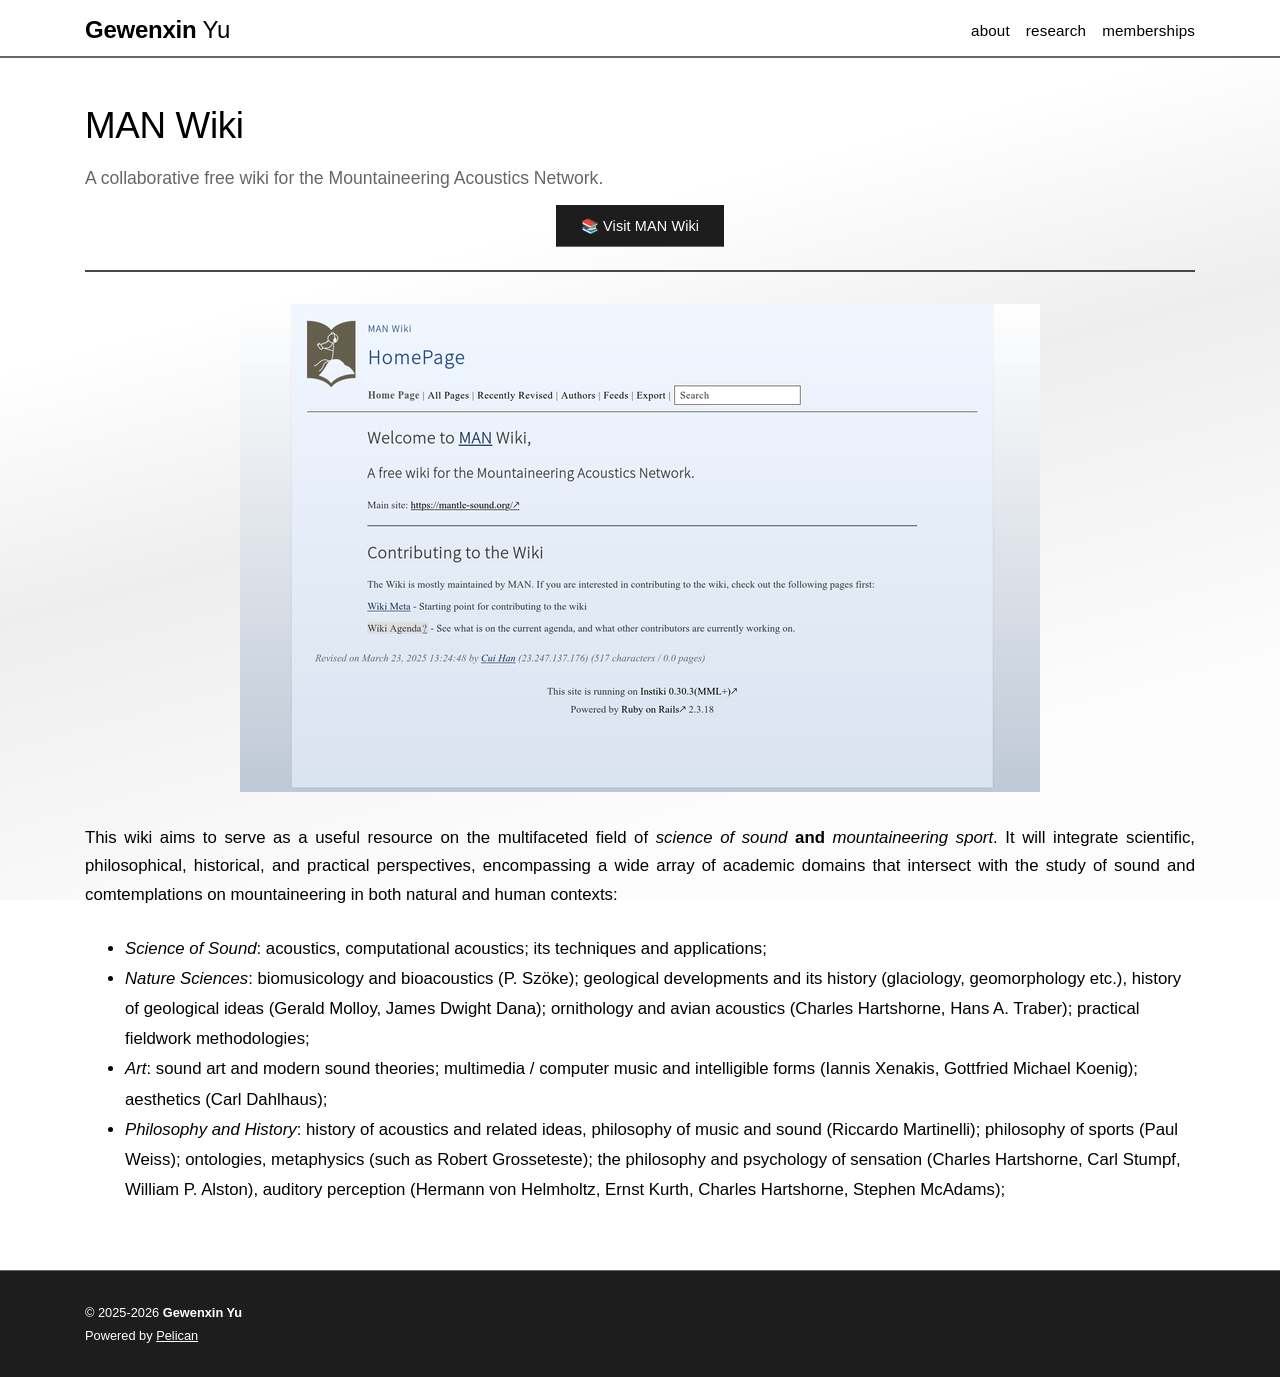
<file: research/manwiki.html>
<!DOCTYPE html>
<html lang="en">
  <head>
    <meta charset="utf-8">
    <meta name="viewport" content="width=device-width, initial-scale=1, shrink-to-fit=no">
    <meta http-equiv="X-UA-Compatible" content="IE=edge">
    <title>MAN Wiki | Gewenxin Yu</title>
    <meta name="author" content="Gewenxin Yu">
    <meta name="description" content="A collaborative free wiki for the Mountaineering Acoustics Network.">

    <meta property="og:site_name" content="Gewenxin Yu">
    <meta property="og:type" content="article">
    <meta property="og:title" content="MAN Wiki | Gewenxin Yu">
    <meta property="og:description" content="A collaborative free wiki for the Mountaineering Acoustics Network.">
    <meta property="og:url" content="https://transcendental-electroacoustic.xyz/research/manwiki.html">

    <meta name="twitter:card" content="summary">
    <meta name="twitter:title" content="MAN Wiki | Gewenxin Yu">
    <meta name="twitter:description" content="A collaborative free wiki for the Mountaineering Acoustics Network.">

    <link rel="icon" type="image/x-icon" href="/css/favicon.ico">
    <link rel="stylesheet" href="/css/style.css">
  </head>
  <body class="fixed-top-nav">
<header>
  <nav id="navbar" class="navbar">
    <div class="container">
      <a class="navbar-brand" href="https://transcendental-electroacoustic.xyz/">
        <span class="font-weight-bold">Gewenxin</span> Yu
      </a>

      <button class="navbar-toggler" type="button" onclick="toggleNavbar()" aria-label="Toggle navigation">
        <span class="icon-bar"></span>
        <span class="icon-bar"></span>
        <span class="icon-bar"></span>
      </button>

      <ul class="navbar-nav" id="navbarNav">
        <li class="nav-item"><a class="nav-link" href="https://transcendental-electroacoustic.xyz/#about">about</a></li>
        <li class="nav-item"><a class="nav-link" href="https://transcendental-electroacoustic.xyz/#research">research</a></li>
        <li class="nav-item"><a class="nav-link" href="https://transcendental-electroacoustic.xyz/#mem">memberships</a></li>
      </ul>
    </div>
  </nav>

  <progress id="progress" value="0">
    <span class="progress-bar"></span>
  </progress>
</header>
    <div class="container mt-5">
      <div class="post">
<header class="post-header">
  <h1 class="post-title">MAN Wiki</h1>
<p class="post-description">A collaborative free wiki for the Mountaineering Acoustics Network.</p></header>

<div class="post-meta">
  <div class="external-link"><a href="https://wiki.mantle-sound.org/" class="btn external-btn">📚 Visit MAN Wiki</a></div>
</div>


<hr class="post-divider">
<article class="post-content">
  <p><img alt="" src="/images/manwiki.png"></p>
<p>This wiki aims to serve as a useful resource on the multifaceted field of <em>science of sound</em> <strong>and</strong> <em>mountaineering sport</em>. It will integrate scientific, philosophical, historical, and practical perspectives, encompassing a wide array of academic domains that intersect with the study of sound and comtemplations on mountaineering in both natural and human contexts:</p>
<ul>
<li><em>Science of Sound</em>: acoustics, computational acoustics; its techniques and applications;</li>
<li><em>Nature Sciences</em>: biomusicology and bioacoustics (P. Szöke); geological developments and its history (glaciology, geomorphology etc.), history of geological ideas (Gerald Molloy, James Dwight Dana); ornithology and avian acoustics (Charles Hartshorne, Hans A. Traber); practical fieldwork methodologies;</li>
<li><em>Art</em>: sound art and modern sound theories; multimedia / computer music and intelligible forms (Iannis Xenakis, Gottfried Michael Koenig); aesthetics (Carl Dahlhaus);</li>
<li><em>Philosophy and History</em>: history of acoustics and related ideas, philosophy of music and sound (Riccardo Martinelli); philosophy of sports (Paul Weiss); ontologies, metaphysics (such as Robert Grosseteste); the philosophy and psychology of sensation (Charles Hartshorne, Carl Stumpf, William P. Alston), auditory perception (Hermann von Helmholtz, Ernst Kurth, Charles Hartshorne, Stephen McAdams);</li>
</ul>
</article>
      </div>
    </div>

<footer class="site-footer">
  <div class="container">
    <div class="footer-content">
      <div class="footer-text">
        <p>&copy; 2025-2026 <strong>Gewenxin Yu</strong></p>
        <p>Powered by <a href="https://getpelican.com/" target="_blank" rel="noopener noreferrer">Pelican</a></p>
      </div>
    </div>
  </div>
</footer>    <script src="/js/common.js"></script>
  </body>
</html>
</file>
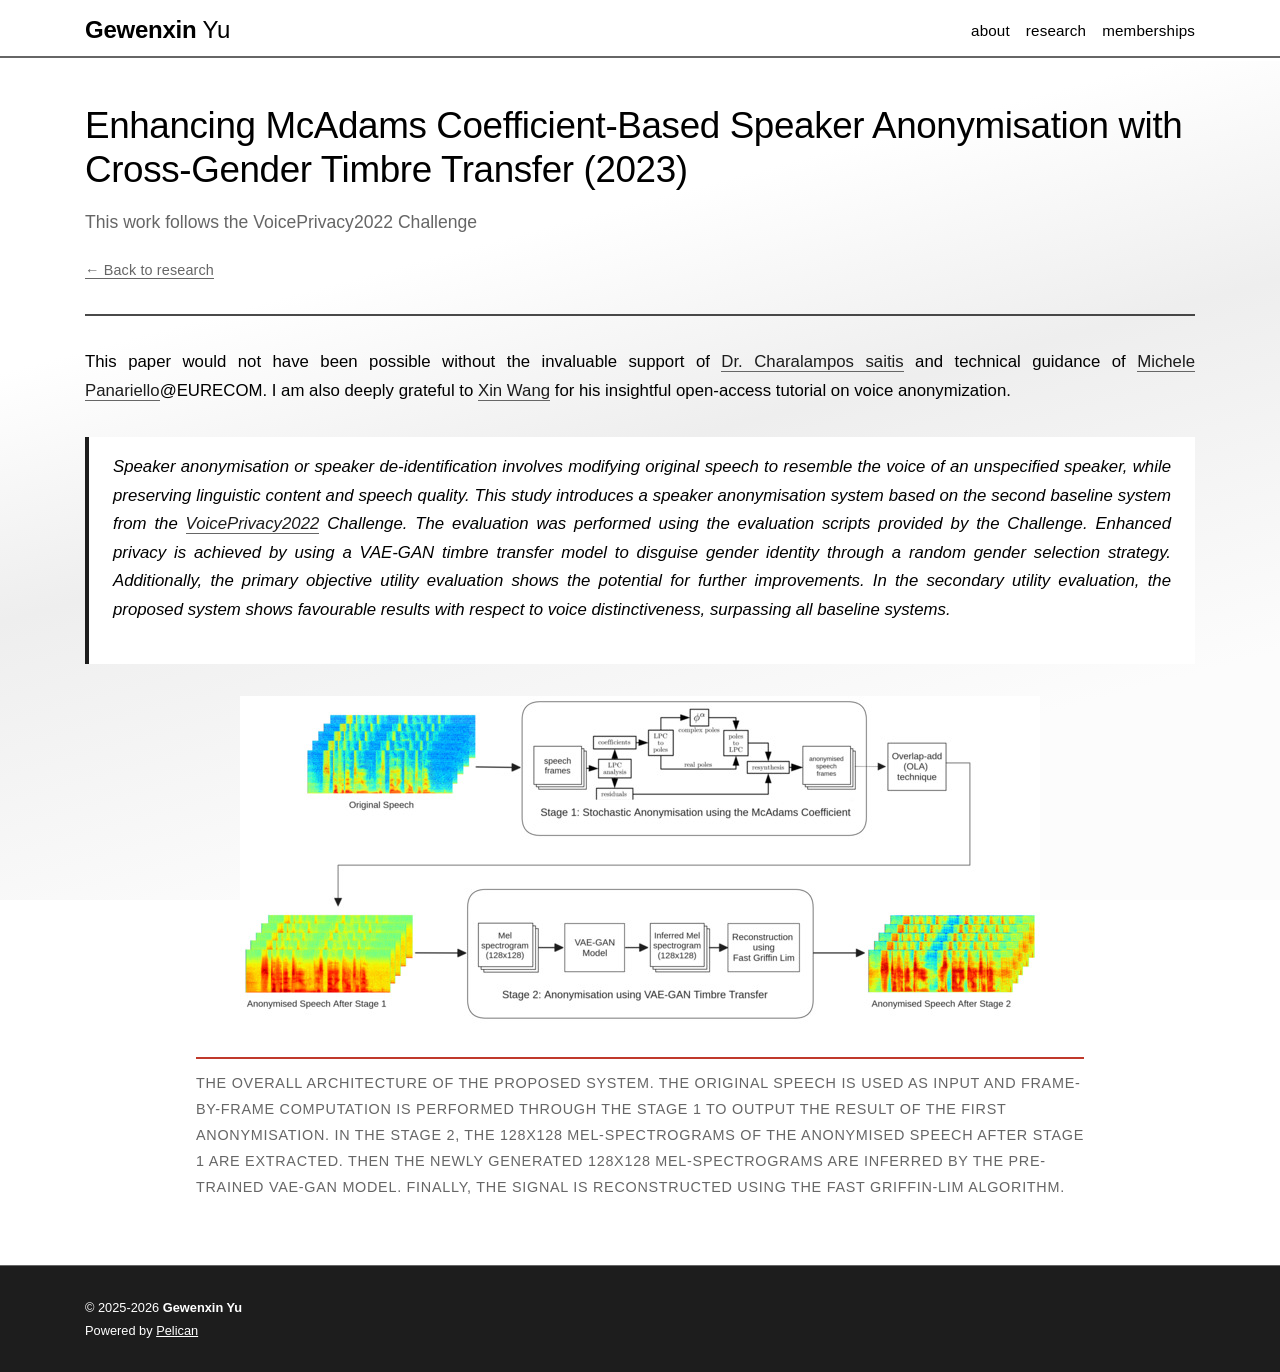
<file: research/tt.html>
<!DOCTYPE html>
<html lang="en">
  <head>
    <meta charset="utf-8">
    <meta name="viewport" content="width=device-width, initial-scale=1, shrink-to-fit=no">
    <meta http-equiv="X-UA-Compatible" content="IE=edge">
    <title>Enhancing McAdams Coefficient-Based Speaker Anonymisation with Cross-Gender Timbre Transfer (2023) | Gewenxin Yu</title>
    <meta name="author" content="Gewenxin Yu">
    <meta name="description" content="This work follows the VoicePrivacy2022 Challenge">

    <meta property="og:site_name" content="Gewenxin Yu">
    <meta property="og:type" content="article">
    <meta property="og:title" content="Enhancing McAdams Coefficient-Based Speaker Anonymisation with Cross-Gender Timbre Transfer (2023) | Gewenxin Yu">
    <meta property="og:description" content="This work follows the VoicePrivacy2022 Challenge">
    <meta property="og:url" content="https://transcendental-electroacoustic.xyz/research/tt.html">

    <meta name="twitter:card" content="summary">
    <meta name="twitter:title" content="Enhancing McAdams Coefficient-Based Speaker Anonymisation with Cross-Gender Timbre Transfer (2023) | Gewenxin Yu">
    <meta name="twitter:description" content="This work follows the VoicePrivacy2022 Challenge">

    <link rel="icon" type="image/x-icon" href="/css/favicon.ico">
    <link rel="stylesheet" href="/css/style.css">
  </head>
  <body class="fixed-top-nav">
<header>
  <nav id="navbar" class="navbar">
    <div class="container">
      <a class="navbar-brand" href="https://transcendental-electroacoustic.xyz/">
        <span class="font-weight-bold">Gewenxin</span> Yu
      </a>

      <button class="navbar-toggler" type="button" onclick="toggleNavbar()" aria-label="Toggle navigation">
        <span class="icon-bar"></span>
        <span class="icon-bar"></span>
        <span class="icon-bar"></span>
      </button>

      <ul class="navbar-nav" id="navbarNav">
        <li class="nav-item"><a class="nav-link" href="https://transcendental-electroacoustic.xyz/#about">about</a></li>
        <li class="nav-item"><a class="nav-link" href="https://transcendental-electroacoustic.xyz/#research">research</a></li>
        <li class="nav-item"><a class="nav-link" href="https://transcendental-electroacoustic.xyz/#mem">memberships</a></li>
      </ul>
    </div>
  </nav>

  <progress id="progress" value="0">
    <span class="progress-bar"></span>
  </progress>
</header>
    <div class="container mt-5">
      <div class="post">
<header class="post-header">
  <h1 class="post-title">
    Enhancing McAdams Coefficient-Based Speaker Anonymisation with Cross-Gender Timbre Transfer (2023)
  </h1>
<p class="post-description">This work follows the VoicePrivacy2022 Challenge</p></header>

<div class="post-meta">
  <div class="project-links">
  </div>
  <nav class="post-nav">
    <a href="/#research" class="back-link">← Back to research</a>
  </nav>
</div>
<hr class="post-divider">

<article class="post-content">
  <p>This paper would not have been possible without the invaluable support of <a href="https://www.qmul.ac.uk/eecs/people/profiles/saitischaralampos.html">Dr. Charalampos saitis</a> and technical guidance of <a href="https://www.eurecom.fr/en/people/panariello-michele">Michele Panariello</a>@EURECOM. I am also deeply grateful to <a href="https://tonywangx.github.io/">Xin Wang</a> for his insightful open-access tutorial on voice anonymization.</p>
<blockquote>
<p>Speaker anonymisation or speaker de-identification involves modifying original speech to resemble the voice of an unspecified speaker, while preserving linguistic content and speech quality. This study introduces a speaker anonymisation system based on the second baseline system from the <a href="https://www.voiceprivacychallenge.org/vp2022/">VoicePrivacy2022</a> Challenge. The evaluation was performed using the evaluation scripts provided by the Challenge. Enhanced privacy is achieved by using a VAE-GAN timbre transfer model to disguise gender identity through a random gender selection strategy. Additionally, the primary objective utility evaluation shows the potential for further improvements. In the secondary utility evaluation, the proposed system shows favourable results with respect to voice distinctiveness, surpassing all baseline systems.  </p>
</blockquote>
<p><img alt="" src="/images/tt.jpg"></p>
<figcaption>The overall architecture of the proposed system. The original speech is used as input and frame-by-frame computation is performed through the Stage 1 to output the result of the first anonymisation. In the Stage 2, the 128x128 mel-spectrograms of the anonymised speech after Stage 1 are extracted. Then the newly generated 128x128 mel-spectrograms are inferred by the pre-trained VAE-GAN model. Finally, the signal is reconstructed using the Fast Griffin-Lim algorithm.</figcaption>
</article>
      </div>
    </div>

<footer class="site-footer">
  <div class="container">
    <div class="footer-content">
      <div class="footer-text">
        <p>&copy; 2025-2026 <strong>Gewenxin Yu</strong></p>
        <p>Powered by <a href="https://getpelican.com/" target="_blank" rel="noopener noreferrer">Pelican</a></p>
      </div>
    </div>
  </div>
</footer>    <script src="/js/common.js"></script>
  </body>
</html>
</file>
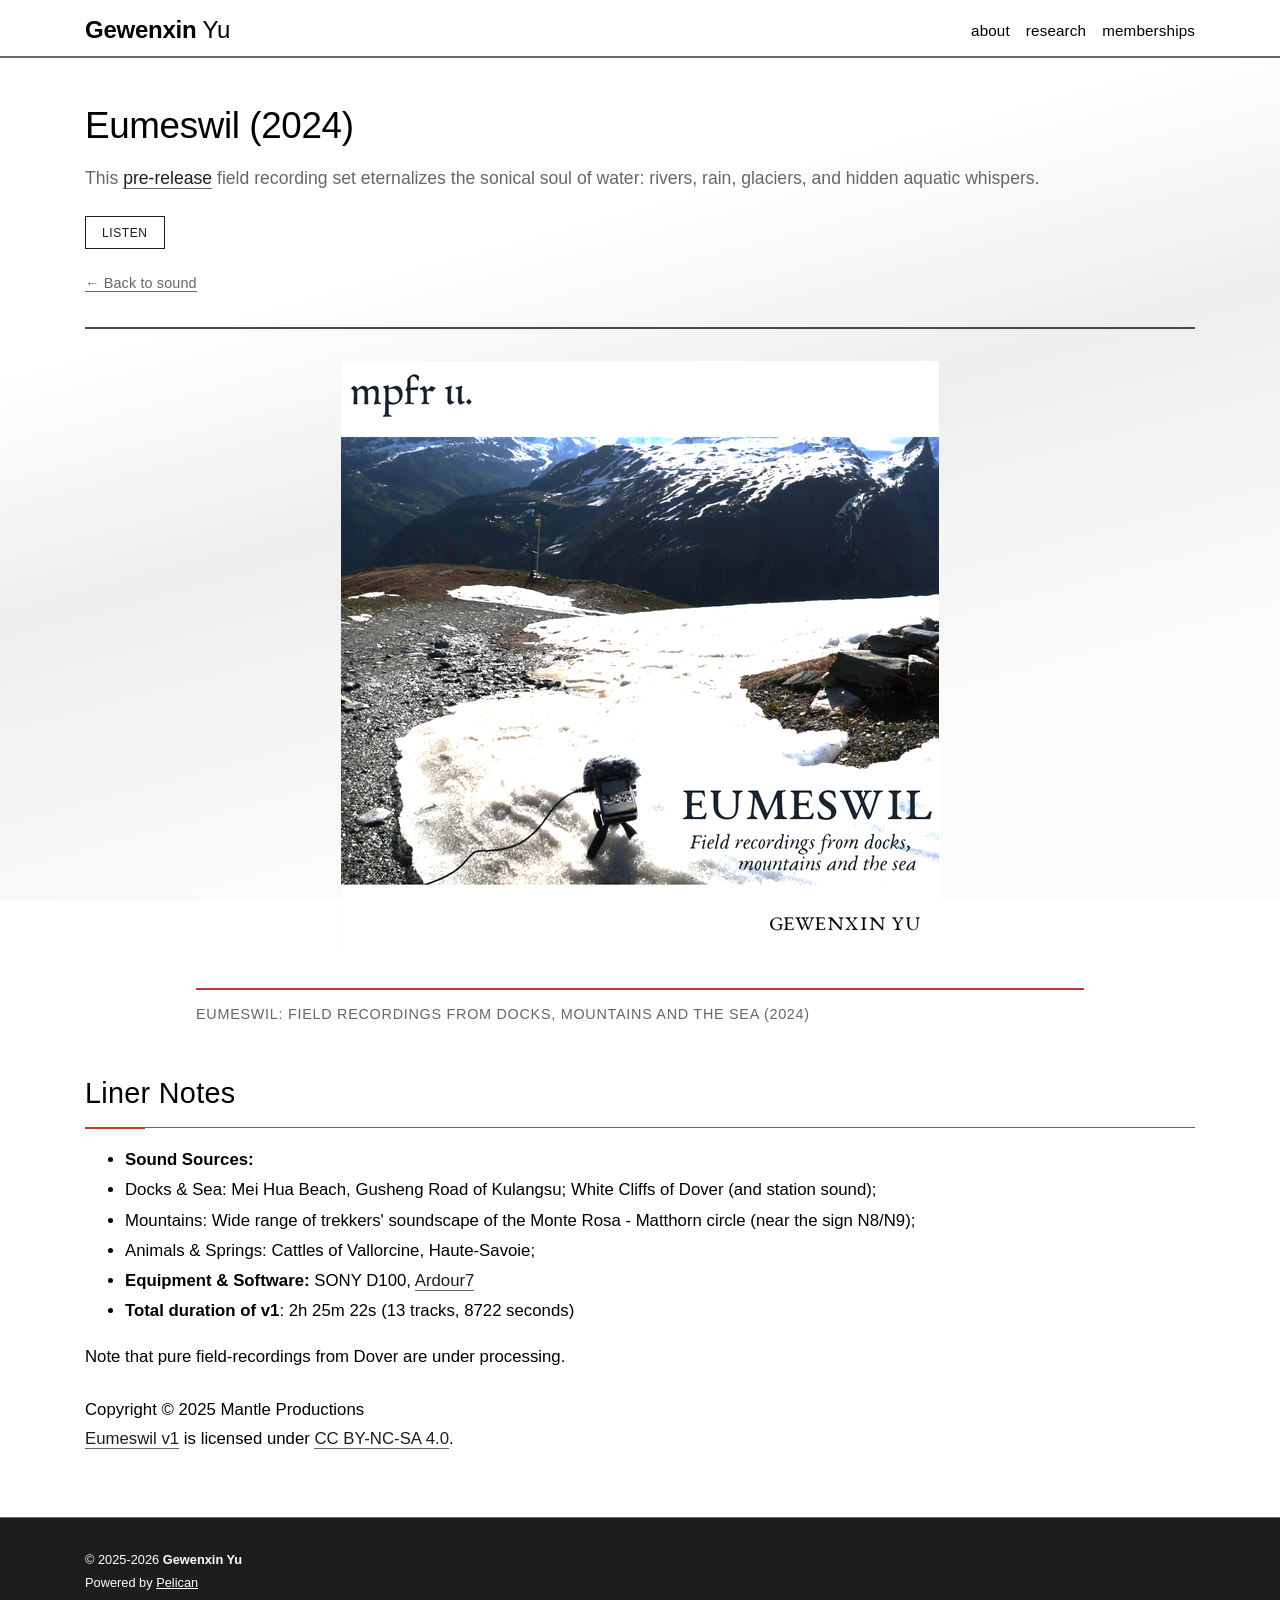
<file: sound/eumeswil.html>
<!DOCTYPE html>
<html lang="en">
  <head>
    <meta charset="utf-8">
    <meta name="viewport" content="width=device-width, initial-scale=1, shrink-to-fit=no">
    <meta http-equiv="X-UA-Compatible" content="IE=edge">
    <title>Eumeswil (2024) | Gewenxin Yu</title>
    <meta name="author" content="Gewenxin Yu">
    <meta name="description" content="This pre-release field recording set eternalizes the sonical soul of water: rivers, rain, glaciers, and hidden aquatic whispers.">

    <meta property="og:site_name" content="Gewenxin Yu">
    <meta property="og:type" content="article">
    <meta property="og:title" content="Eumeswil (2024) | Gewenxin Yu">
    <meta property="og:description" content="This pre-release field recording set eternalizes the sonical soul of water: rivers, rain, glaciers, and hidden aquatic whispers.">
    <meta property="og:url" content="https://transcendental-electroacoustic.xyz/sound/eumeswil.html">

    <meta name="twitter:card" content="summary">
    <meta name="twitter:title" content="Eumeswil (2024) | Gewenxin Yu">
    <meta name="twitter:description" content="This pre-release field recording set eternalizes the sonical soul of water: rivers, rain, glaciers, and hidden aquatic whispers.">

    <link rel="icon" type="image/x-icon" href="/css/favicon.ico">
    <link rel="stylesheet" href="/css/style.css">
  </head>
  <body class="fixed-top-nav">
<header>
  <nav id="navbar" class="navbar">
    <div class="container">
      <a class="navbar-brand" href="https://transcendental-electroacoustic.xyz/">
        <span class="font-weight-bold">Gewenxin</span> Yu
      </a>

      <button class="navbar-toggler" type="button" onclick="toggleNavbar()" aria-label="Toggle navigation">
        <span class="icon-bar"></span>
        <span class="icon-bar"></span>
        <span class="icon-bar"></span>
      </button>

      <ul class="navbar-nav" id="navbarNav">
        <li class="nav-item"><a class="nav-link" href="https://transcendental-electroacoustic.xyz/#about">about</a></li>
        <li class="nav-item"><a class="nav-link" href="https://transcendental-electroacoustic.xyz/#research">research</a></li>
        <li class="nav-item"><a class="nav-link" href="https://transcendental-electroacoustic.xyz/#mem">memberships</a></li>
      </ul>
    </div>
  </nav>

  <progress id="progress" value="0">
    <span class="progress-bar"></span>
  </progress>
</header>
    <div class="container mt-5">
      <div class="post">
<header class="post-header">
  <h1 class="post-title">
    Eumeswil (2024)
  </h1>
<p class="post-description">This <a href='https://prod.mantle-sound.org/eumeswil-250902v1/'>pre-release</a> field recording set eternalizes the sonical soul of water: rivers, rain, glaciers, and hidden aquatic whispers.</p></header>

<div class="post-meta">
  <div class="project-links">
<a href="https://prod.mantle-sound.org/eumeswil-250902v1/" class="btn">Listen</a>  </div>
  <nav class="post-nav">
    <a href="/#sound-works" class="back-link">← Back to sound</a>
  </nav>
</div>
<hr class="post-divider">

<article class="post-content">
  <p><img alt="" src="cover.png"></p>
<figcaption>Eumeswil: field recordings from docks, mountains and the sea (2024)</figcaption>

<h2>Liner Notes</h2>
<ul>
<li><strong>Sound Sources:</strong></li>
<li>Docks &amp; Sea: Mei Hua Beach, Gusheng Road of Kulangsu; White Cliffs of Dover (and station sound);</li>
<li>Mountains: Wide range of trekkers' soundscape of the Monte Rosa - Matthorn circle (near the sign N8/N9);</li>
<li>Animals &amp; Springs: Cattles of Vallorcine, Haute-Savoie;</li>
<li><strong>Equipment &amp; Software:</strong> SONY D100, <a href="https://ardour.org/">Ardour7</a></li>
<li><strong>Total duration of v1</strong>: 2h 25m 22s (13 tracks, 8722 seconds)</li>
</ul>
<p>Note that pure field-recordings from Dover are under processing.</p>
<p>Copyright © 2025 Mantle Productions<br>
<a href="https://prod.mantle-sound.org/eumeswil-250902v1/">Eumeswil v1</a> is licensed under <a href="https://creativecommons.org/licenses/by-nc-sa/4.0/">CC BY-NC-SA 4.0</a>.</p>
</article>
      </div>
    </div>

<footer class="site-footer">
  <div class="container">
    <div class="footer-content">
      <div class="footer-text">
        <p>&copy; 2025-2026 <strong>Gewenxin Yu</strong></p>
        <p>Powered by <a href="https://getpelican.com/" target="_blank" rel="noopener noreferrer">Pelican</a></p>
      </div>
    </div>
  </div>
</footer>    <script src="/js/common.js"></script>
  </body>
</html>
</file>
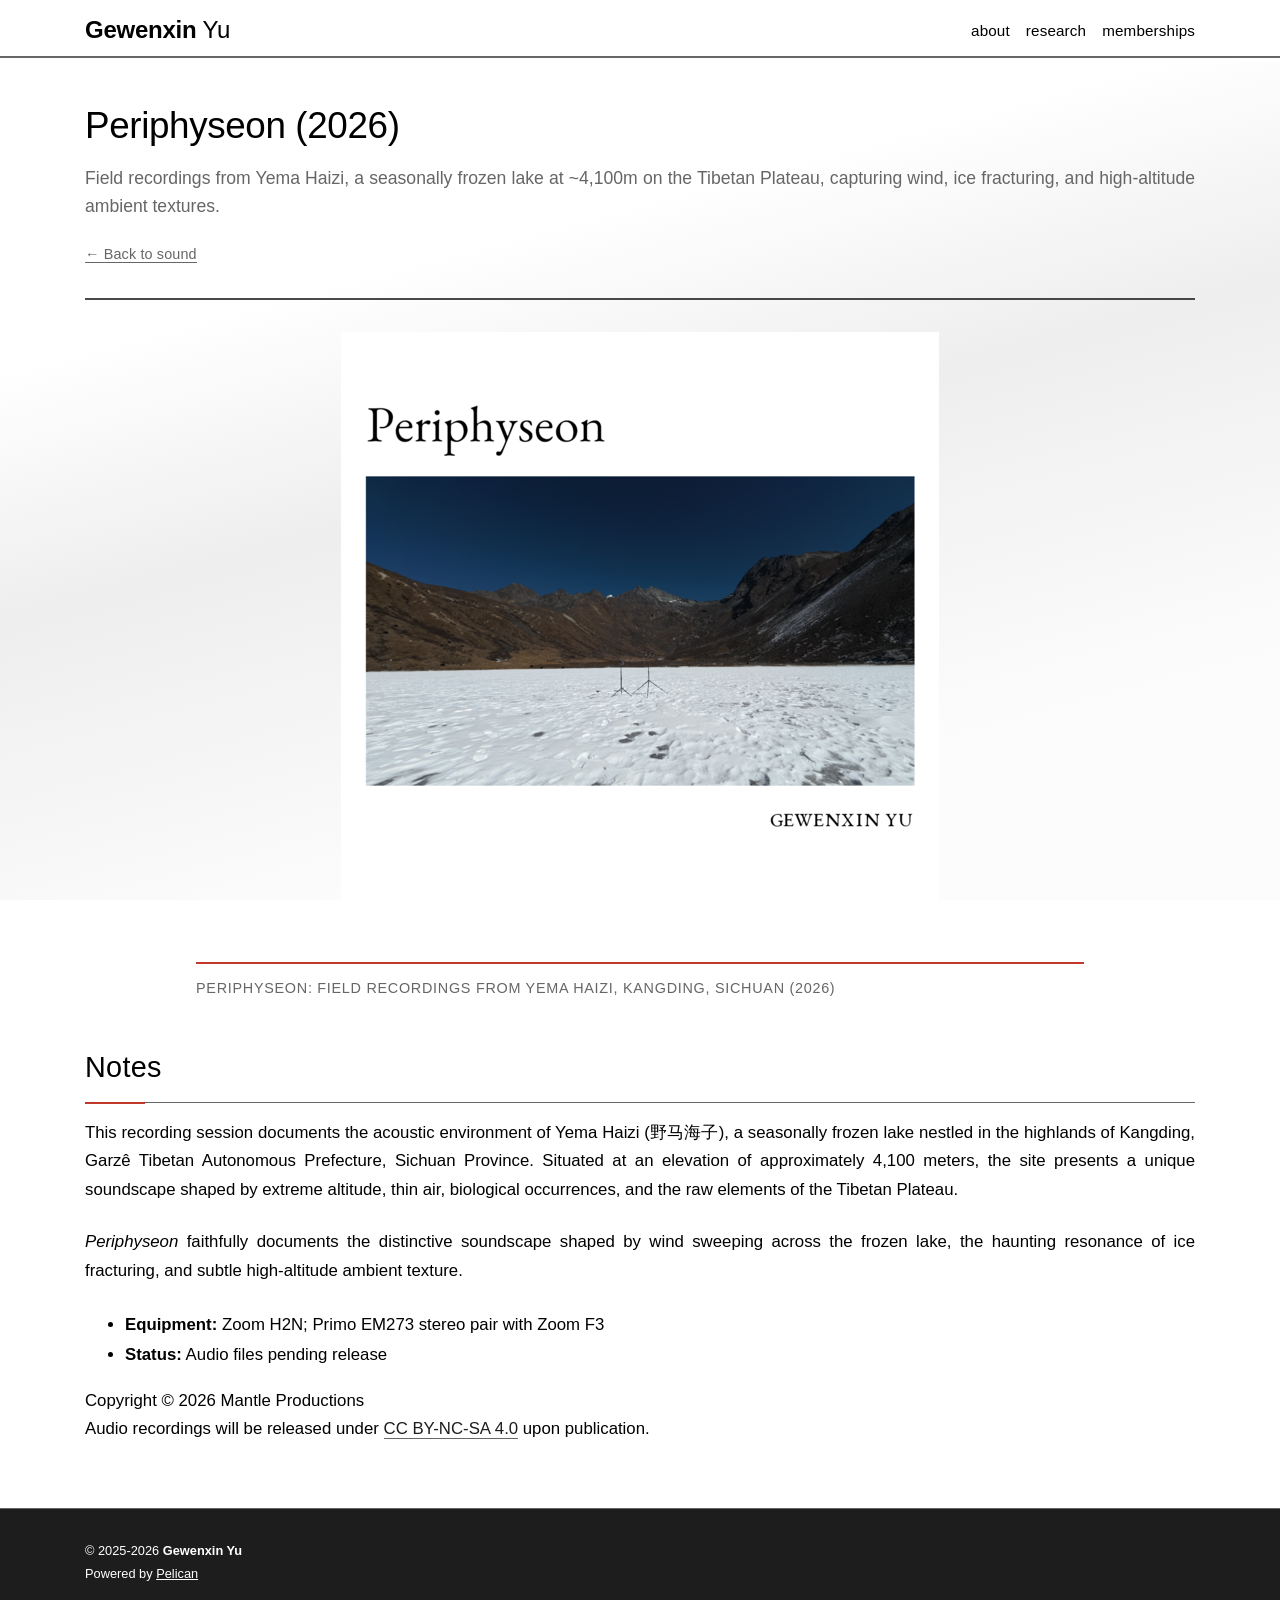
<file: sound/periphyseon.html>
<!DOCTYPE html>
<html lang="en">
  <head>
    <meta charset="utf-8">
    <meta name="viewport" content="width=device-width, initial-scale=1, shrink-to-fit=no">
    <meta http-equiv="X-UA-Compatible" content="IE=edge">
    <title>Periphyseon (2026) | Gewenxin Yu</title>
    <meta name="author" content="Gewenxin Yu">
    <meta name="description" content="Field recordings from Yema Haizi, a seasonally frozen lake at ~4,100m on the Tibetan Plateau, capturing wind, ice fracturing, and high-altitude ambient textures.">

    <meta property="og:site_name" content="Gewenxin Yu">
    <meta property="og:type" content="article">
    <meta property="og:title" content="Periphyseon (2026) | Gewenxin Yu">
    <meta property="og:description" content="Field recordings from Yema Haizi, a seasonally frozen lake at ~4,100m on the Tibetan Plateau, capturing wind, ice fracturing, and high-altitude ambient textures.">
    <meta property="og:url" content="https://transcendental-electroacoustic.xyz/sound/periphyseon.html">

    <meta name="twitter:card" content="summary">
    <meta name="twitter:title" content="Periphyseon (2026) | Gewenxin Yu">
    <meta name="twitter:description" content="Field recordings from Yema Haizi, a seasonally frozen lake at ~4,100m on the Tibetan Plateau, capturing wind, ice fracturing, and high-altitude ambient textures.">

    <link rel="icon" type="image/x-icon" href="/css/favicon.ico">
    <link rel="stylesheet" href="/css/style.css">
  </head>
  <body class="fixed-top-nav">
<header>
  <nav id="navbar" class="navbar">
    <div class="container">
      <a class="navbar-brand" href="https://transcendental-electroacoustic.xyz/">
        <span class="font-weight-bold">Gewenxin</span> Yu
      </a>

      <button class="navbar-toggler" type="button" onclick="toggleNavbar()" aria-label="Toggle navigation">
        <span class="icon-bar"></span>
        <span class="icon-bar"></span>
        <span class="icon-bar"></span>
      </button>

      <ul class="navbar-nav" id="navbarNav">
        <li class="nav-item"><a class="nav-link" href="https://transcendental-electroacoustic.xyz/#about">about</a></li>
        <li class="nav-item"><a class="nav-link" href="https://transcendental-electroacoustic.xyz/#research">research</a></li>
        <li class="nav-item"><a class="nav-link" href="https://transcendental-electroacoustic.xyz/#mem">memberships</a></li>
      </ul>
    </div>
  </nav>

  <progress id="progress" value="0">
    <span class="progress-bar"></span>
  </progress>
</header>
    <div class="container mt-5">
      <div class="post">
<header class="post-header">
  <h1 class="post-title">
    Periphyseon (2026)
  </h1>
<p class="post-description">Field recordings from Yema Haizi, a seasonally frozen lake at ~4,100m on the Tibetan Plateau, capturing wind, ice fracturing, and high-altitude ambient textures.</p></header>

<div class="post-meta">
  <div class="project-links">
  </div>
  <nav class="post-nav">
    <a href="/#sound-works" class="back-link">← Back to sound</a>
  </nav>
</div>
<hr class="post-divider">

<article class="post-content">
  <p><img alt="" src="periphyseon.png"></p>
<figcaption>Periphyseon: field recordings from Yema Haizi, Kangding, Sichuan (2026)</figcaption>

<h2>Notes</h2>
<p>This recording session documents the acoustic environment of Yema Haizi (野马海子), a seasonally frozen lake nestled in the highlands of Kangding, Garzê Tibetan Autonomous Prefecture, Sichuan Province. Situated at an elevation of approximately 4,100 meters, the site presents a unique soundscape shaped by extreme altitude, thin air, biological occurrences, and the raw elements of the Tibetan Plateau. </p>
<p><em>Periphyseon</em> faithfully documents the distinctive soundscape shaped by wind sweeping across the frozen lake, the haunting resonance of ice fracturing, and subtle high-altitude ambient texture. </p>
<ul>
<li><strong>Equipment:</strong> Zoom H2N; Primo EM273 stereo pair with Zoom F3</li>
<li><strong>Status:</strong> Audio files pending release</li>
</ul>
<!-- - **Sound Sources:**
  - Wind patterns across the frozen lake surface
  - Eerie sounds of ice fracturing on the lake surface
  - Ambient textures of the high-altitude environment
  - Natural acoustic phenomena of the Tibetan Plateau -->

<p>Copyright © 2026 Mantle Productions<br>
Audio recordings will be released under <a href="https://creativecommons.org/licenses/by-nc-sa/4.0/">CC BY-NC-SA 4.0</a> upon publication.</p>
</article>
      </div>
    </div>

<footer class="site-footer">
  <div class="container">
    <div class="footer-content">
      <div class="footer-text">
        <p>&copy; 2025-2026 <strong>Gewenxin Yu</strong></p>
        <p>Powered by <a href="https://getpelican.com/" target="_blank" rel="noopener noreferrer">Pelican</a></p>
      </div>
    </div>
  </div>
</footer>    <script src="/js/common.js"></script>
  </body>
</html>
</file>
<file: css/style.css>
:root {
  /* 5-Color Palette */
  
  /* 1. Light Blue Gradient - Background */
  --color-white: #ffffff;
  
  /* 2. Deep Black - Primary Text */
  --color-black: #000000;
  
  /* 3. Medium Gray - Secondary Text */
  --color-gray: #666666;
  
  /* 4. Navy Blue - Theme Color */
  --color-navy: #1d1d1d;
  
  /* 5. Deep Red - Accent Color */
  --color-red: #c0392b;

  /* Application Variables - All derived from 5-color palette */
  --global-bg-color: linear-gradient(165deg, #ffffff 30%, #eeeeee 50%, #fcfcfc 80%);
  --global-text-color: var(--color-black);
  --global-text-color-light: var(--color-gray);
  --global-theme-color: var(--color-navy);
  --global-hover-color: var(--color-navy);
  --global-footer-bg-color: var(--color-navy);
  --global-footer-text-color: var(--color-gray);
  --global-divider-color: var(--color-gray);
  --global-accent-color: var(--color-red);

  /* Derived Colors - Using transparency for subtle variations */
  --global-code-bg-color: var(--color-white);
  --global-table-bg-color: var(--color-white);
  --global-subtle-bg: var(--color-white);
  --global-border-light: var(--color-gray);

  /* Navbar */
  --navbar-bg-color: var(--color-white);
  --navbar-text-color: var(--color-black);

  /* Status Colors - Using existing palette */
  --success-color: var(--color-navy);
  --warning-color: var(--color-red);
  --info-color: var(--color-navy);

  /* Content */
  --news-table-bg-color: var(--color-white);
  --content-highlight: #fff;

  /* Typography */
  --global-font-size: 16px;
  --global-line-height: 1.5;
  --font-family-sans-serif: sans-serif;
  --font-family-serif: serif;
  --font-family-monospace: monospace;
}

/* ========================================================================
   Simple Grid System (Bootstrap alternative)
   ======================================================================== */

.container {
  max-width: 1140px;
  margin: 0 auto;
  padding: 0 15px;
  width: 100%;
}

.row {
  display: flex;
  flex-wrap: wrap;
  margin: 0 -15px;
}

.col-sm-2, .col-sm-6, .col-sm-7, .col-sm-8, .col-sm-9, .col-sm-12 {
  padding: 0 15px;
  width: 100%;
}

.col-sm-2 {
  flex: 0 0 16.666667%;
  max-width: 16.666667%;
}

.col-sm-6 {
  flex: 0 0 50%;
  max-width: 50%;
}

.col-sm-7 {
  flex: 0 0 58.333333%;
  max-width: 58.333333%;
}

.col-sm-8 {
  flex: 0 0 66.666667%;
  max-width: 66.666667%;
}

.col-sm-9 {
  flex: 0 0 75%;
  max-width: 75%;
}

.col-sm-12 {
  flex: 0 0 100%;
  max-width: 100%;
}

/* ========================================================================
   Global Styles
   ======================================================================== */

* {
  box-sizing: border-box;
}

html {
  font-size: var(--global-font-size);
  scroll-behavior: smooth;
  scroll-padding-top: 80px;
}

body {
  background: var(--global-bg-color);
  background-attachment: fixed;
  color: var(--global-text-color);
  font-family: var(--font-family-sans-serif);
  font-size: 1rem;
  font-weight: 400;
  line-height: var(--global-line-height);
  margin: 0;
  padding: 0;
  min-height: 100vh;

  -webkit-font-smoothing: antialiased;
  -moz-osx-font-smoothing: grayscale;
}

/* Smooth scrolling and padding for fixed navbar */
body.fixed-top-nav {
  padding-top: 56px;
}

/* ========================================================================
   Typography
   ======================================================================== */

h1, h2, h3, h4, h5, h6 {
  color: var(--global-text-color);
  font-family: var(--font-family-sans-serif);
  font-weight: 500;
  margin-bottom: 1rem;
  margin-top: 0;
}

h1 {
  font-family: var(--font-family-sans-serif);
  font-size: 2.8rem;
  font-weight: 300;
  letter-spacing: -0.01em;
  line-height: 1.1;
  margin-bottom: 1.5rem;
  color: var(--global-text-color);
}

h2 {
  font-size: 1.5rem;
  font-weight: 400;
  letter-spacing: 0.01em;
  border-bottom: 2px solid var(--global-theme-color);
  padding-bottom: 0.75rem;
  margin-bottom: 2rem;
  margin-top: 3rem;
  position: relative;
}

h2::before {
  content: '';
  position: absolute;
  bottom: -2px;
  left: 0;
  width: 60px;
  height: 2px;
  background-color: var(--global-accent-color);
  transition: width 0.3s ease;
}

h2:hover::before {
  width: 100px;
}

h3 {
  font-size: 1.5rem;
  margin-top: 1.5rem;
}

h4 {
  font-size: 1.25rem;
}

h5 {
  font-size: 1.1rem;
  font-weight: 500;
}

h6 {
  font-size: 1rem;
  font-weight: 600;
  color: var(--global-text-color-light);
  text-transform: uppercase;
  letter-spacing: 0.05em;
}

p {
  margin-bottom: 1.25rem;
  margin-top: 0;
  text-align: justify;
  line-height: 1.7;
  color: var(--global-text-color);
}

/* Academic paragraph spacing */
p + p {
  margin-top: 1rem;
}

.desc {
  font-size: 1.2rem;
  font-weight: 300;
  color: var(--global-text-color-light);
  margin-bottom: 2.5rem;
  line-height: 1.5;
  letter-spacing: 0.01em;
}

/* geometric dividers */
.project-divider {
  border: 0;
  border-top: 1px solid var(--global-divider-color);
  margin: 2rem 0;
  opacity: 0.6;
}

/* Links */
a {
  color: var(--global-theme-color);
  text-decoration: none;

  border-bottom: 1px solid transparent;
}

a:hover {
  color: var(--global-hover-color);
  border-bottom-color: var(--global-hover-color);
}

/* Academic content links */
.post a, .project-description a {
  border-bottom: 1px solid var(--color-gray);
}

.post a:hover, .project-description a:hover {
  border-bottom-color: var(--global-hover-color);
  /* background-color: var(--color-white); */
}

/* ========================================================================
   Navigation Bar
   ======================================================================== */

.navbar {
  background-color: var(--color-white);
  position: fixed;
  top: 0;
  left: 0;
  right: 0;
  z-index: 1000;
  padding: 0.75rem 0;
}

/* Pure minimal navbar without shadows */
.navbar.scrolled {
  /* No shadow - pure */
  box-shadow: none;
}

.navbar .container {
  display: flex;
  align-items: center;
  justify-content: space-between;
}

.navbar-brand {
  color: var(--navbar-text-color);
  font-family: var(--font-family-sans-serif);
  font-size: 1.5rem;
  font-weight: 400;
  text-decoration: none;
  letter-spacing: -0.01em;
}

.navbar-nav {
  display: flex;
  list-style: none;
  margin: 0;
  padding: 0;
  align-items: center;
}

.navbar-nav .nav-item {
  margin-left: 1rem;
}

.navbar-nav .nav-link {
  color: var(--navbar-text-color);
  font-family: var(--font-family-sans-serif);
  font-weight: 400;
  font-size: 0.95rem;
  letter-spacing: 0.01em;
  text-transform: lowercase;
  transition: color 0.2s ease;
  text-decoration: none;
  padding: 0.5rem 0;
}

.navbar-nav .nav-link:hover {
  color: var(--global-theme-color);
}

.navbar-nav .nav-link.active {
  color: var(--global-theme-color);
}

/* Mobile navbar */
.navbar-toggler {
  background: none;
  border: none;
  padding: 0.25rem 0.5rem;
  cursor: pointer;
  display: none;
}

.navbar-toggler:focus {
  outline: none;
}

.icon-bar {
  display: block;
  width: 22px;
  height: 2px;
  background-color: var(--navbar-text-color);

  position: relative;
}

.icon-bar + .icon-bar {
  margin-top: 4px;
}

@media (max-width: 768px) {
  .navbar-toggler {
    display: block;
  }
  
  .navbar-nav {
    display: none;
    position: absolute;
    top: 100%;
    left: 0;
    right: 0;
    background-color: var(--navbar-bg-color);
    border-top: 1px solid var(--color-gray);
    padding: 1rem;
    flex-direction: column;
  }
  
  .navbar-nav.show {
    display: flex;
}
  
  .navbar-nav .nav-item {
    margin: 0.5rem 0;
  }
}

/* Progress bar */
#progress {
  background-color: var(--global-divider-color);
  border: none;
  height: 2px;
  left: 0;
  position: fixed;
  top: 56px;
  width: 100%;
  z-index: 1030;
}

#progress::-webkit-progress-bar {
  background-color: transparent;
}

#progress::-webkit-progress-value {
  background-color: var(--global-theme-color);
}

#progress::-moz-progress-bar {
  background-color: var(--global-theme-color);
}

/* ========================================================================
   Profile Section
   ======================================================================== */

.profile {
  margin-bottom: 2rem;
  margin-left: 2rem;
  width: 200px;
}



.profile .address {
  font-family: var(--font-family-sans-serif);
  font-size: 0.85rem;
  line-height: 1.4;
  text-align: center;
}

.profile .address p {
  color: var(--global-text-color-light);
  margin: 0.4rem 0;
  text-align: center;
  font-weight: 400;
}

.profile .address p:first-child {
  color: var(--global-text-color);
  font-weight: 500;
  font-size: 0.9rem;
}

.profile .address .profile-links {
  display: flex;
  justify-content: center;
  align-items: center;
  gap: 0.75rem;
  margin-top: 0.75rem;
}

.profile .address .profile-links a {
  border-bottom: none;
}

.profile .address .profile-links a:hover {
  border-bottom: none;
}

.profile .address .profile-icon {
  width: 22px;
  height: 22px;
  opacity: 0.85;
  transition: opacity 0.2s ease;
}

.profile .address .profile-icon:hover {
  opacity: 1;
}

.location {
  display: flex;
  align-items: center;
  justify-content: center;
  gap: 0.35rem;
  margin-top: 0.75rem;
}

.location-icon {
  width: 14px;
  height: 14px;
  opacity: 0.7;
  flex-shrink: 0;
}

/* Shown only on narrow screens, where the right-hand profile block is hidden */
.location-hero {
  display: none;
}

/* ========================================================================
   Hero Section - Photo with Title
   ======================================================================== */

.hero-section {
  margin: 2rem 0;
  clear: both;
}

.hero-content {
  display: flex;
  align-items: flex-start;
  gap: 2rem;
  margin-bottom: 2rem;
}

.hero-photo {
  width: 80px;
  height: 80px;
  border: 2px solid var(--global-divider-color);
  background-color: var(--color-white);
  object-fit: cover;
  flex-shrink: 0;
}

.hero-photo:hover {
  border-color: var(--global-theme-color);
  transition: border-color 0.3s ease;
}

.hero-text {
  flex-grow: 1;
}

.hero-text h1 {
  margin-bottom: 0.5rem;
  margin-top: -0.2rem;
  line-height: 1.2;
}

.hero-text .desc {
  margin-bottom: 0;
}

/* Chinese Name Image Styling */
.chinese-name {
  max-width: 100%;
  height: auto;
  margin: 0.5rem 0;
  display: block;
  filter: contrast(1.1);
  image-rendering: -webkit-optimize-contrast;
  image-rendering: crisp-edges;
}

/* Responsive Profile and Hero */
@media (max-width: 768px) {
  .profile {
    display: none;
  }

  .location-hero {
    display: flex;
    margin-top: 0;
    font-family: var(--font-family-sans-serif);
    font-size: 0.85rem;
    color: var(--global-text-color-light);
  }
  
  .hero-section {
    margin: 1.5rem 0;
  }
  
  .hero-content {
    flex-direction: column;
    align-items: center;
    text-align: center;
    gap: 1rem;
    margin-bottom: 1.5rem;
  }
  
  .hero-photo {
    width: 80px;
    height: 80px;
    margin: 0 auto;
    border: 2px solid var(--global-divider-color);
    background-color: var(--color-white);
    object-fit: cover;
  }
  
  .hero-photo:hover {
    border-color: var(--global-theme-color);
    transition: border-color 0.3s ease;
  }
  
  .hero-text {
    display: flex;
    flex-direction: column;
    align-items: center;
    gap: 0.5rem;
  }
  
  .hero-text h1 {
    text-align: center;
    margin: 0;
    font-size: 1.75rem;
    line-height: 1.2;
    font-weight: 600;
  }
  
  .hero-text .desc {
    text-align: center;
    margin: 0;
    font-size: 1rem;
    color: var(--global-text-color-light);
    font-weight: 400;
  }
  
  .chinese-name {
    max-width: 90%;
    margin: 0.75rem auto;
  }
  
  /* Mobile Grid Optimization */
  .container {
    padding: 0 12px;
  }
  
  .row {
    margin: 0 -12px;
  }
  
  .col-sm-2, .col-sm-6, .col-sm-7, .col-sm-8, .col-sm-9, .col-sm-12 {
    padding: 0 12px;
  }
}

/* ========================================================================
   Projects Section
   ======================================================================== */

.projects {
  margin: 2rem 0;
}

.project-item {
  margin-bottom: 2rem;
}

.project-title {
  color: var(--global-text-color);
  font-weight: 500;
  margin-bottom: 0.5rem;
}

.project-title:hover {
  color: var(--global-theme-color);
}

.project-description {
  color: var(--global-text-color-light);
  font-size: 0.95rem;
  margin-bottom: 1rem;
}

.project-links {
  margin-top: 0.5rem;
}

.project-links .btn {
  background-color: transparent;
  border: 1px solid var(--global-theme-color);
  color: var(--global-theme-color);
  font-family: var(--font-family-sans-serif);
  font-size: 0.75rem;
  font-weight: 500;
  letter-spacing: 0.05em;
  margin-right: 0.75rem;
  margin-bottom: 0.5rem;
  padding: 0.4rem 1rem;
  text-decoration: none;
  text-transform: uppercase;

  display: inline-block;
}

.project-links .btn:hover {
  background-color: var(--global-theme-color);
  border-color: var(--global-theme-color);
  color: var(--color-white);
}

.project-divider {
  border: 0;
  border-top: 1px solid var(--global-divider-color);
  margin: 1.5rem 0;
  opacity: 0.3;
}

/* ========================================================================
   News Section (for talks, memberships, etc.)
   ======================================================================== */

.news {
  margin: 2rem 0;
}

.table-row {
  align-items: flex-start;
  display: flex;
  margin-bottom: 1.5rem;
  padding: 0.5rem 0;
}

.abbr {
  min-width: 120px;
  margin-right: 1rem;
}

.badge {
  background-color: var(--global-subtle-bg);
  border: 1px solid var(--global-border-light);
  color: var(--global-text-color-light);
  font-size: 0.7rem;
  font-weight: 600;
  letter-spacing: 0.05em;
  padding: 0.3rem 0.6rem;
  text-transform: uppercase;
  white-space: nowrap;

}

/* Special badge for dates */
.badge:not(.status-badge) {
  background-color: var(--global-theme-color);
  color: var(--color-white);
  border-color: var(--global-theme-color);
}

/* Academic status badges */
.badge.status-success {
  background-color: var(--success-color);
  border-color: var(--success-color);
  color: var(--color-white);
}

.badge.status-warning {
  background-color: var(--warning-color);
  border-color: var(--warning-color);
  color: var(--color-white);
}

.badge.status-info {
  background-color: var(--info-color);
  border-color: var(--info-color);
  color: var(--color-white);
}

.title {
  color: var(--global-text-color);
  font-weight: 500;
  margin-bottom: 0.25rem;
}

/* Extend concept styling to news/essays section */
.title .concept-primary {
  font-style: normal;
  color: var(--global-theme-color);
  font-weight: 400;
}

.title .concept-secondary {
  font-style: normal;
  color: var(--global-accent-color);
  font-weight: 400;
}

.title:hover {
  color: var(--global-theme-color);
}

.description {
  color: var(--global-text-color-light);
  font-size: 0.9rem;
  margin-bottom: 0;
}

/* ========================================================================
   Memberships Section (List)
   ======================================================================== */

.memberships-list {
  margin: 1rem 0 1.5rem 0;
  padding-left: 1.5rem;
  /* list-style: none; */
  font-size: 0.85rem;
  line-height: 1.6;
  color: var(--global-text-color-light);
}

.memberships-list li {
  margin-bottom: 0.25rem;
}

.membership-item {
  color: var(--global-text-color-light);
  font-weight: 400;
}

.membership-dates {
  float: right;
  color: var(--global-text-color-light);
  font-weight: 400;
}

/* ========================================================================
   Contact Section
   ======================================================================== */

.contact-info {
  margin: 2rem 0;
}

.contact-info h6 {
  border-bottom: 1px solid var(--global-divider-color);
  margin-bottom: 0.5rem;
  padding-bottom: 0.25rem;
}

.contact-icon {
  width: 1em;
  height: 1em;
  vertical-align: middle;
  margin-right: 0.5em;
}

/* ========================================================================
   Utility Classes
   ======================================================================== */

.clearfix::after {
  clear: both;
  content: "";
  display: table;
}

.float-right {
  float: right;
}

.mt-5 {
  margin-top: 3rem;
}

.z-depth-0 {
  box-shadow: none;
}

.font-weight-bold {
  font-weight: 700;
}

/* ========================================================================
   Responsive Design
   ======================================================================== */

@media (max-width: 768px) {
  body.fixed-top-nav {
    padding-top: 56px;
  }

  .profile {
    float: none !important;
    margin-bottom: 1rem;
    margin-left: 0;
    width: 100%;
  }

  .profile .address {
    text-align: center;
  }

  h1 {
    font-size: 2rem;
    text-align: center;
  }

  .desc {
    text-align: center;
  }

  .table-row {
    flex-direction: column;
  }

  .abbr {
    margin-bottom: 0.5rem;
    margin-right: 0;
    min-width: auto;
  }

  .contact-info .row {
        flex-direction: column;
    }

  .contact-info .col-sm-6 {
    margin-bottom: 1rem;
  }

  .contact-links {
    justify-content: center;
  }
}

@media (max-width: 576px) {
  .container {
    padding-left: 1rem;
    padding-right: 1rem;
  }

  h1 {
    font-size: 1.75rem;
  }

  h2 {
    font-size: 1.5rem;
  }

  .project-links .btn {
    display: block;
    margin-bottom: 0.5rem;
    margin-right: 0;
    width: 100%;
  }
}

/* ========================================================================
   Post Layouts
   ======================================================================== */

.post-header {
  /* margin-bottom: 2rem; */
}

.post-title {
  font-family: var(--font-family-sans-serif);
  font-size: 2.3rem;
  font-weight: 300;
  letter-spacing: -0.01em;
  line-height: 1.2;
  margin-bottom: 1rem;
  color: var(--global-text-color);
}

/* Special terminology styling */
.post-title i {
  font-style: normal;
  color: var(--global-accent-color);
  font-weight: 400;
  border-bottom: 1px solid var(--global-accent-color);
  padding-bottom: 1px;
}

/* Alternative: Different colors for different concepts */
.post-title .concept-primary {
  font-style: normal;
  color: var(--global-theme-color);
  font-weight: 400;
}

.post-title .concept-secondary {
  font-style: normal;
  color: var(--global-accent-color);
  font-weight: 400;
}

.post-description {
  font-size: 1.1rem;
  font-weight: 300;
  color: var(--global-text-color-light);
  margin-bottom: 1.5rem;
  line-height: 1.6;
}

.post-meta {
  margin-bottom: 1.5rem;
}

.post-nav {
  margin-top: 1rem;
}

.back-link {
  color: var(--global-text-color-light);
  font-size: 0.9rem;
  font-weight: 500;
  text-decoration: none;
  transition: color 0.3s ease;
  border-bottom: none;
}

.back-link:hover {
  color: var(--global-theme-color);
  border-bottom: 1px solid var(--global-theme-color);
}

.post-divider {
  border: 0;
  border-top: 2px solid var(--global-theme-color);
  margin: 2rem 0;
  opacity: 0.8;
  position: relative;
}

.post-divider::after {
  content: '';
  position: absolute;
  top: -2px;
  left: 0;
  width: 80px;
  height: 2px;
  background-color: var(--global-accent-color);
}

.post-content {
  line-height: 1.8;
  font-size: 1.05rem;
}

.post-content h1, 
.post-content h2, 
.post-content h3, 
.post-content h4, 
.post-content h5, 
.post-content h6 {
  margin-top: 2.5rem;
  margin-bottom: 1rem;
  font-family: var(--font-family-sans-serif);
}

.post-content h2 {
  font-size: 1.8rem;
  font-weight: 400;
  border-bottom: 1px solid var(--global-divider-color);
  padding-bottom: 0.5rem;
}

.post-content h3 {
  font-size: 1.4rem;
  font-weight: 500;
}

.post-content p {
  margin-bottom: 1.5rem;
  text-align: justify;
}

.post-content blockquote {
  border-left: 4px solid var(--global-theme-color);
  padding: 1rem 1.5rem;
  margin: 2rem 0;
  background-color: var(--content-highlight);
  font-style: italic;
}

.post-content code {
  background-color: var(--global-code-bg-color);
  padding: 0.2rem 0.4rem;
  font-family: var(--font-family-monospace);
  font-size: 0.9rem;
}

.post-content pre {
  background-color: var(--global-code-bg-color);
  padding: 1.5rem;
  overflow-x: auto;
  line-height: 1.4;
  margin: 1.5rem 0;
}

.post-content pre code {
  background: none;
  padding: 0;
}

/* External links styling */
.external-link {
  text-align: center;
  margin: 1.5rem 0;
}

.external-btn {
  background-color: var(--global-theme-color);
  border: 1px solid var(--global-theme-color);
  color: var(--color-white);
  font-weight: 500;
  padding: 0.75rem 1.5rem;
  text-decoration: none;

}

.external-btn:hover {
  background-color: var(--global-hover-color);
  border-color: var(--global-hover-color);
}

/* ========================================================================
   Image Styling
   ======================================================================== */

/* Center all images elegantly - */
.post-content img {
  display: block;
  margin: 2rem auto;
  max-width: 100%;
  height: auto;
}

/* Figure Styling */
.post-content figure {
  margin: 3rem auto;
  text-align: center;
  max-width: 90%;
}

.post-content figure img {
  margin-bottom: 1rem;
}

.post-content figcaption {
  font-family: var(--font-family-sans-serif);
  font-size: 0.9rem;
  font-weight: 500;
  color: var(--global-text-color-light);
  text-transform: uppercase;
  letter-spacing: 0.05em;
  margin-top: 1rem;
  border-top: 2px solid var(--global-accent-color);
  margin-bottom: 1rem;
  padding-top: 0.75rem;
  max-width: 80%;
  margin-left: auto;
  margin-right: auto;
}

/* Video styling - Pure */
.post-content video {
  display: block;
  margin: 2.5rem auto;
  max-width: 100%;
  height: auto;
}

/* Table styling for image galleries */
.post-content table {
  width: 100%;
  margin: 3rem auto;
  border-collapse: separate;
  border-spacing: 1rem;
  background: transparent;
}

.post-content table img {
  margin: 0;
  width: 100%;
  max-width: 300px;
  height: auto;
}

.post-content table td {
  text-align: center;
  vertical-align: top;
  padding: 0.5rem;
  border: none;
  background: transparent;
}

.post-content table th {
  border: none;
  background: transparent;
  padding: 0.5rem;
  text-align: center;
}

/* Table captions (figcaption in tables) */
.post-content table figcaption {
  font-family: var(--font-family-sans-serif);
  font-size: 0.85rem;
  font-weight: 500;
  color: var(--global-text-color-light);
  text-transform: uppercase;
  letter-spacing: 0.05em;
  margin-top: 0.75rem;
  border-top: 1px solid var(--global-accent-color);
  padding-top: 0.5rem;
  border: none;
  margin: 0.75rem 0 0 0;
  padding: 0.5rem 0 0 0;
}

/* Center element override for legacy content */
.post-content center {
  display: block;
  text-align: center;
  margin: 2rem 0;
}

.post-content center img,
.post-content center video {
  margin: 1rem auto;
}

/* ========================================================================
   Footer
   ======================================================================== */

.site-footer {
  background-color: var(--global-footer-bg-color);
  border-top: 1px solid var(--global-divider-color);
  margin-top: 4rem;
  padding: 2rem 0;
}

.footer-content {
  text-align: center;
}

.footer-text p {
  color: var(--color-white);
  font-family: var(--font-family-sans-serif);
  font-size: 0.8rem;
  font-weight: 400;
  margin: 0;
  line-height: 1.5;
}

.footer-text p:first-child {
  margin-bottom: 0.25rem;
}

.footer-text strong {
  font-weight: 600;
}

.footer-text a {
  color: var(--color-white);
  text-decoration: underline;
  font-weight: 500;
}

/* ========================================================================
   Discography Page Styles
   ======================================================================== */

.post-meta {
  color: var(--global-text-color-light);
  font-family: var(--font-family-sans-serif);
  font-size: 0.9rem;
  font-weight: 400;
  margin-bottom: 2rem;
  letter-spacing: 0.01em;
}

.track-list {
  margin: 2rem 0;
}

.track {
  display: flex;
  align-items: center;
  padding: 0.75rem 0;
  border-bottom: 1px solid var(--global-divider-color);
  font-family: var(--font-family-sans-serif);
}

.track:last-child {
  border-bottom: none;
}

.track-number {
  flex: 0 0 3rem;
  font-weight: 500;
  color: var(--global-text-color-light);
  font-size: 0.9rem;
}

.track-title {
  flex: 1;
  font-weight: 500;
  color: var(--global-text-color);
}

.track-duration {
  flex: 0 0 4rem;
  text-align: right;
  color: var(--global-text-color-light);
  font-size: 0.9rem;
}

@media (max-width: 768px) {
  .track {
    flex-direction: column;
    align-items: flex-start;
    gap: 0.25rem;
  }
  
  .track-number {
    flex: none;
  }
  
  .track-title {
    flex: none;
  }
  
  .track-duration {
    flex: none;
    text-align: left;
  }
}

/* ========================================================================
   Audio Player Card (Bandcamp-style)
   ======================================================================== */

.audio-card {
  display: flex;
  border: 1px solid var(--global-divider-color);
  background-color: var(--color-white);
  margin: 2.5rem 0;
  max-width: 100%;
  overflow: hidden;
  transition: border-color 0.2s ease;
}

.audio-card:hover {
  border-color: var(--global-theme-color);
}

.audio-card-cover {
  flex: 0 0 160px;
  width: 160px;
  height: 160px;
  background-color: var(--global-theme-color);
  display: flex;
  align-items: center;
  justify-content: center;
  border-right: 1px solid var(--global-divider-color);
  position: relative;
  overflow: hidden;
}

.audio-card-cover img {
  width: 100%;
  height: 100%;
  object-fit: cover;
  display: block;
}

.audio-card-content {
  flex: 1;
  padding: 1.5rem 1.75rem;
  display: flex;
  flex-direction: column;
  justify-content: space-between;
  min-width: 0;
}

.audio-card-header {
  margin-bottom: 1rem;
}

.audio-card-title {
  font-size: 1.125rem;
  font-weight: 500;
  color: var(--global-text-color);
  margin: 0 0 0.375rem 0;
  line-height: 1.4;
  letter-spacing: -0.01em;
}

.audio-card-artist {
  font-size: 0.875rem;
  color: var(--global-text-color-light);
  margin: 0;
  line-height: 1.5;
  text-transform: uppercase;
  letter-spacing: 0.05em;
  font-weight: 400;
}

.audio-card-player {
  width: 100%;
  margin-top: 0.75rem;
}

.audio-card-player audio {
  width: 100%;
  height: 40px;
  outline: none;
}

/* Customize audio player controls */
.audio-card-player audio::-webkit-media-controls-panel {
  background-color: var(--color-white);
  border-top: 1px solid var(--global-divider-color);
  padding-top: 0.5rem;
}

.audio-card-player audio::-webkit-media-controls-play-button {
  background-color: var(--global-theme-color);
  border: none;
}

.audio-card-player audio::-webkit-media-controls-current-time-display,
.audio-card-player audio::-webkit-media-controls-time-remaining-display {
  color: var(--global-text-color);
  font-family: var(--font-family-sans-serif);
  font-size: 0.75rem;
}

.audio-card-player audio::-webkit-media-controls-timeline {
  background-color: var(--global-divider-color);
}

.audio-card-player audio::-webkit-media-controls-timeline::-webkit-media-slider-thumb {
  background-color: var(--global-theme-color);
}

/* Firefox audio player styling */
.audio-card-player audio::-moz-media-controls {
  background-color: var(--color-white);
}

@media (max-width: 768px) {
  .audio-card {
    flex-direction: column;
    margin: 2rem 0;
  }
  
  .audio-card-cover {
    flex: none;
    width: 100%;
    height: 240px;
    border-right: none;
    border-bottom: 1px solid var(--global-divider-color);
  }
  
  .audio-card-content {
    padding: 1.25rem;
  }
  
  .audio-card-title {
    font-size: 1rem;
  }
}
</file>
